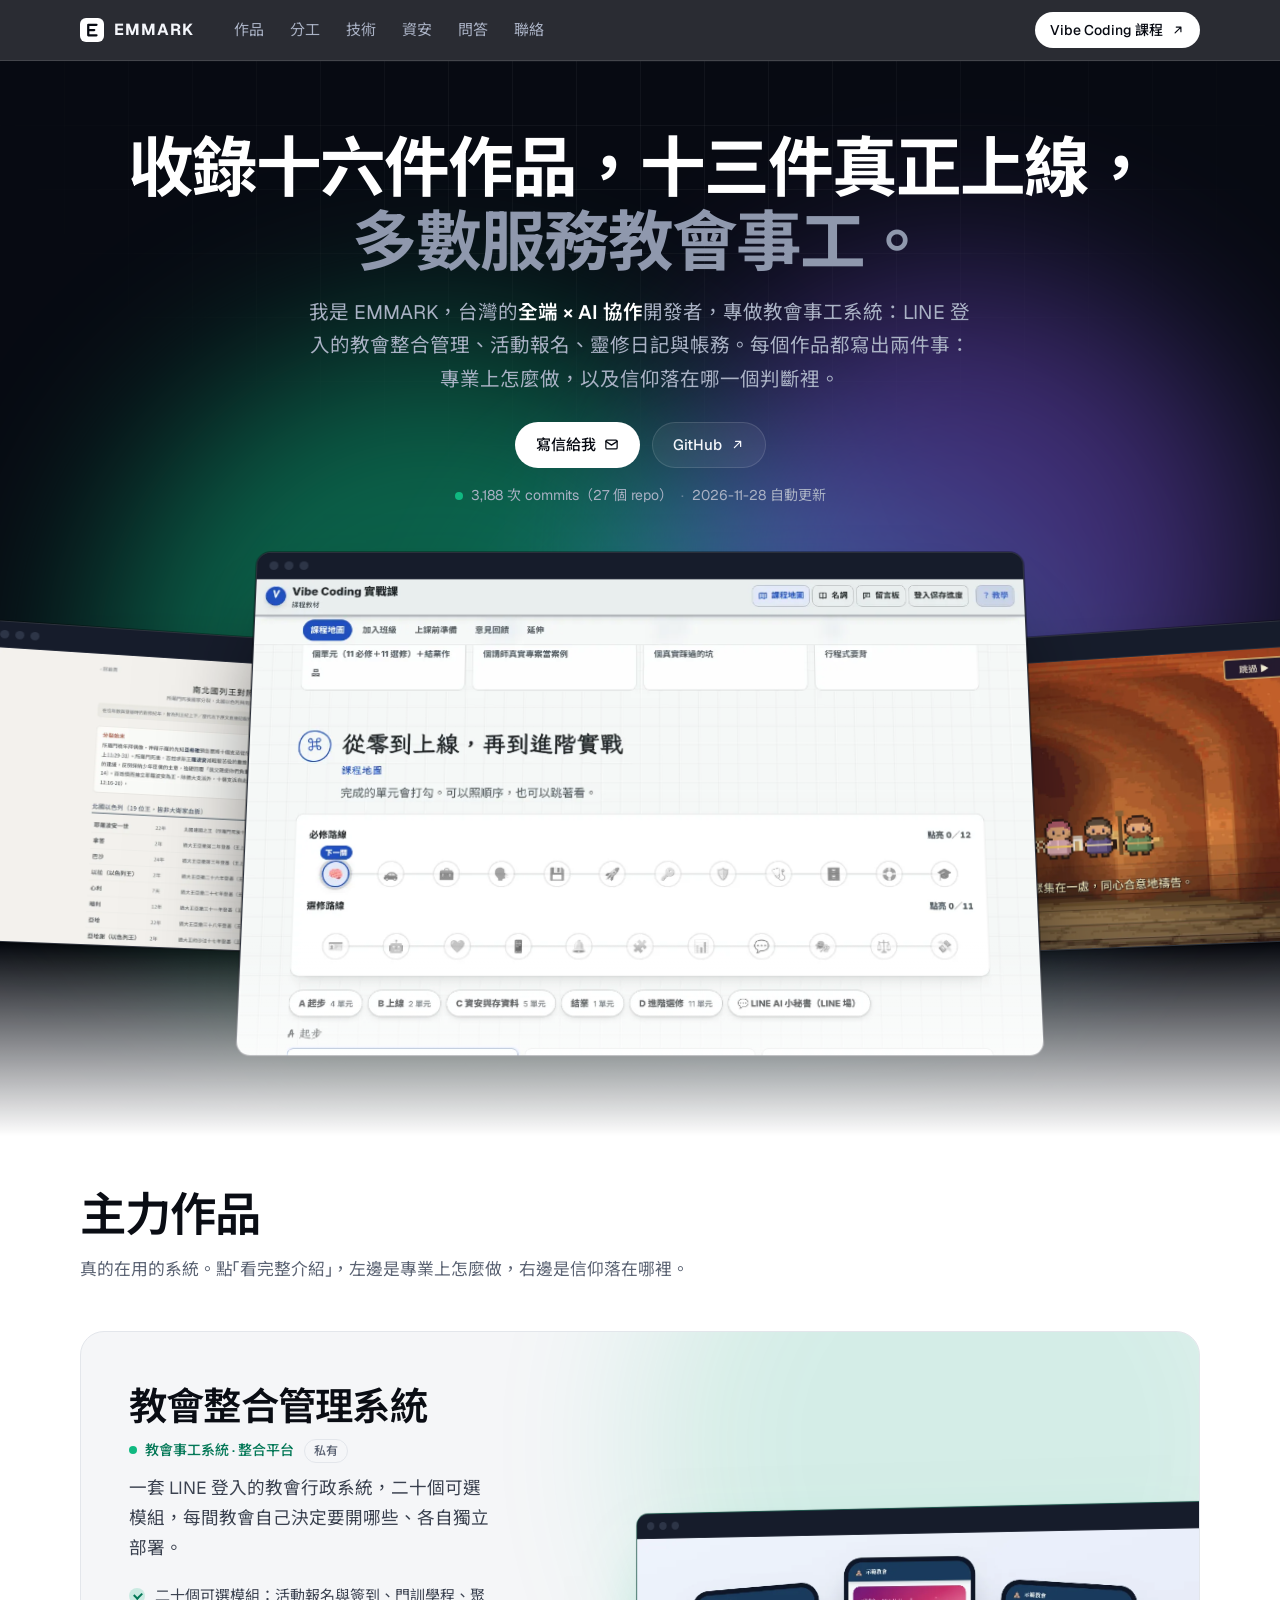
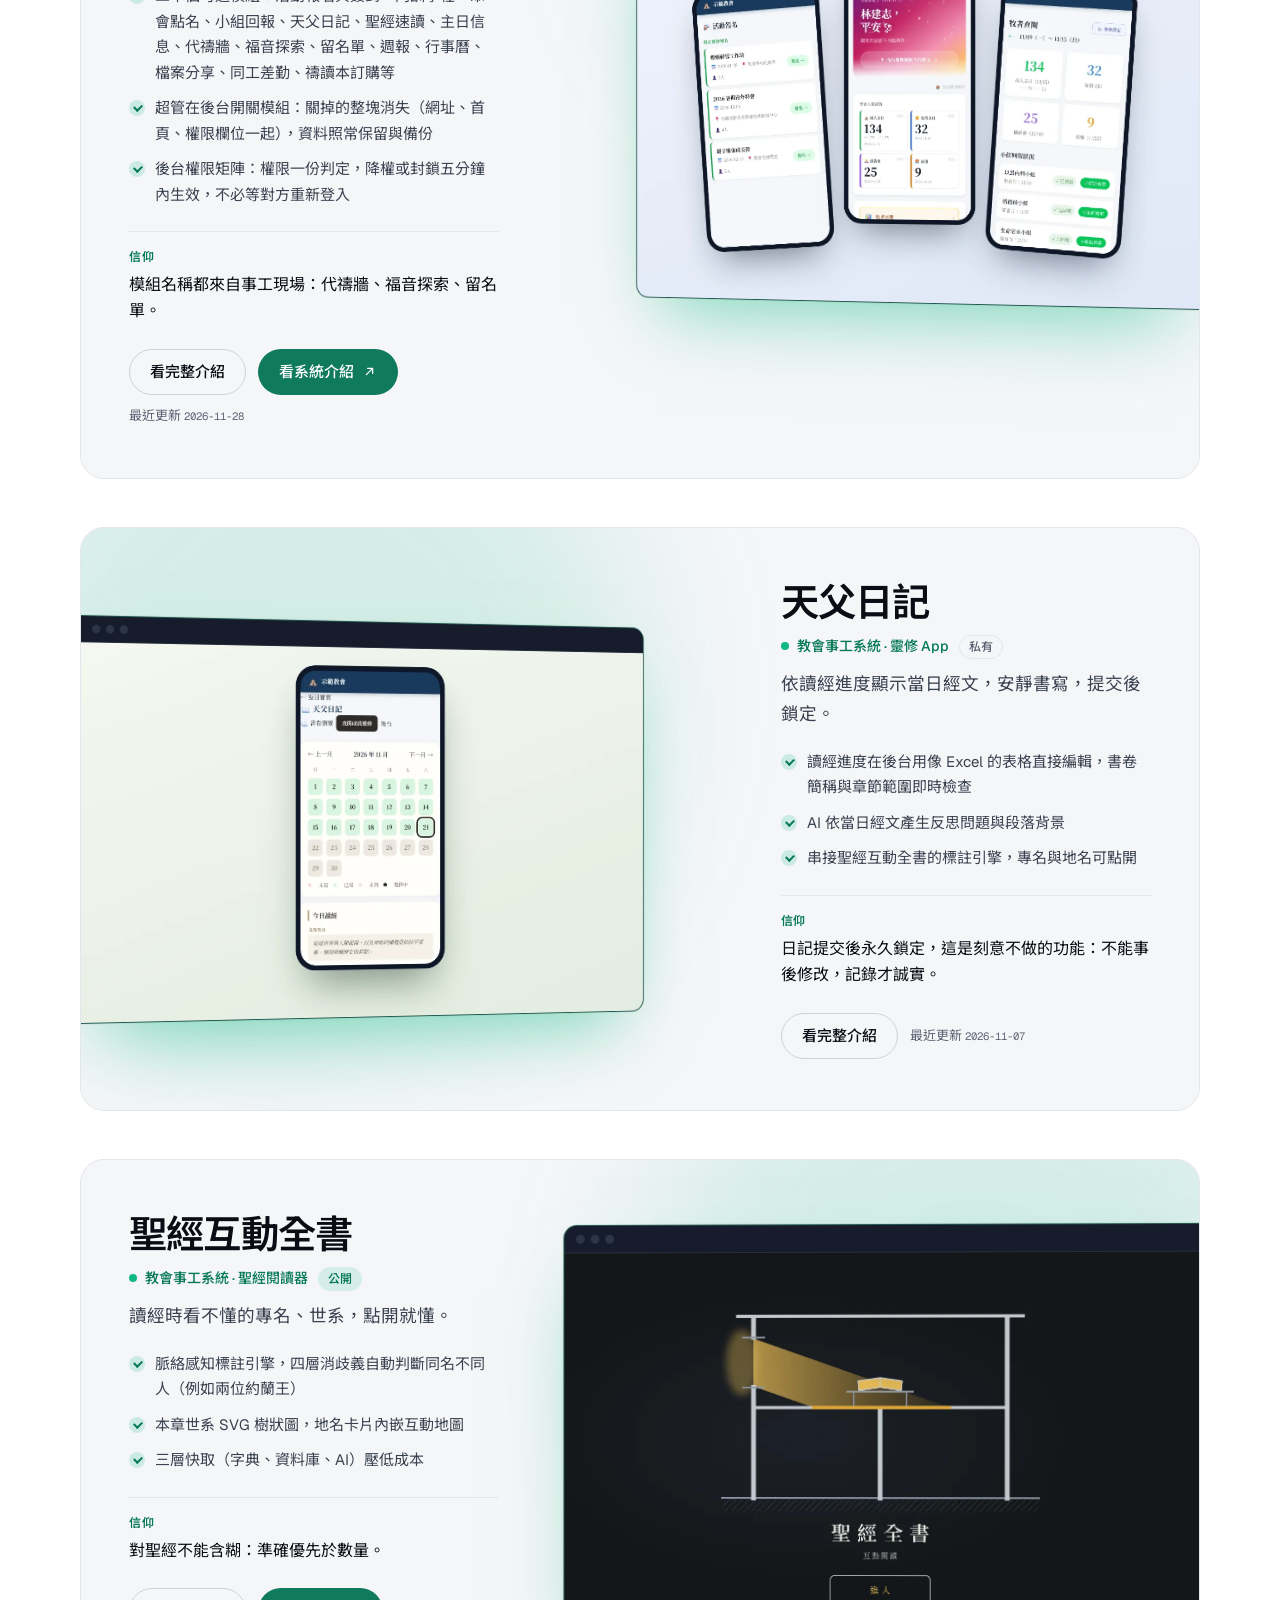
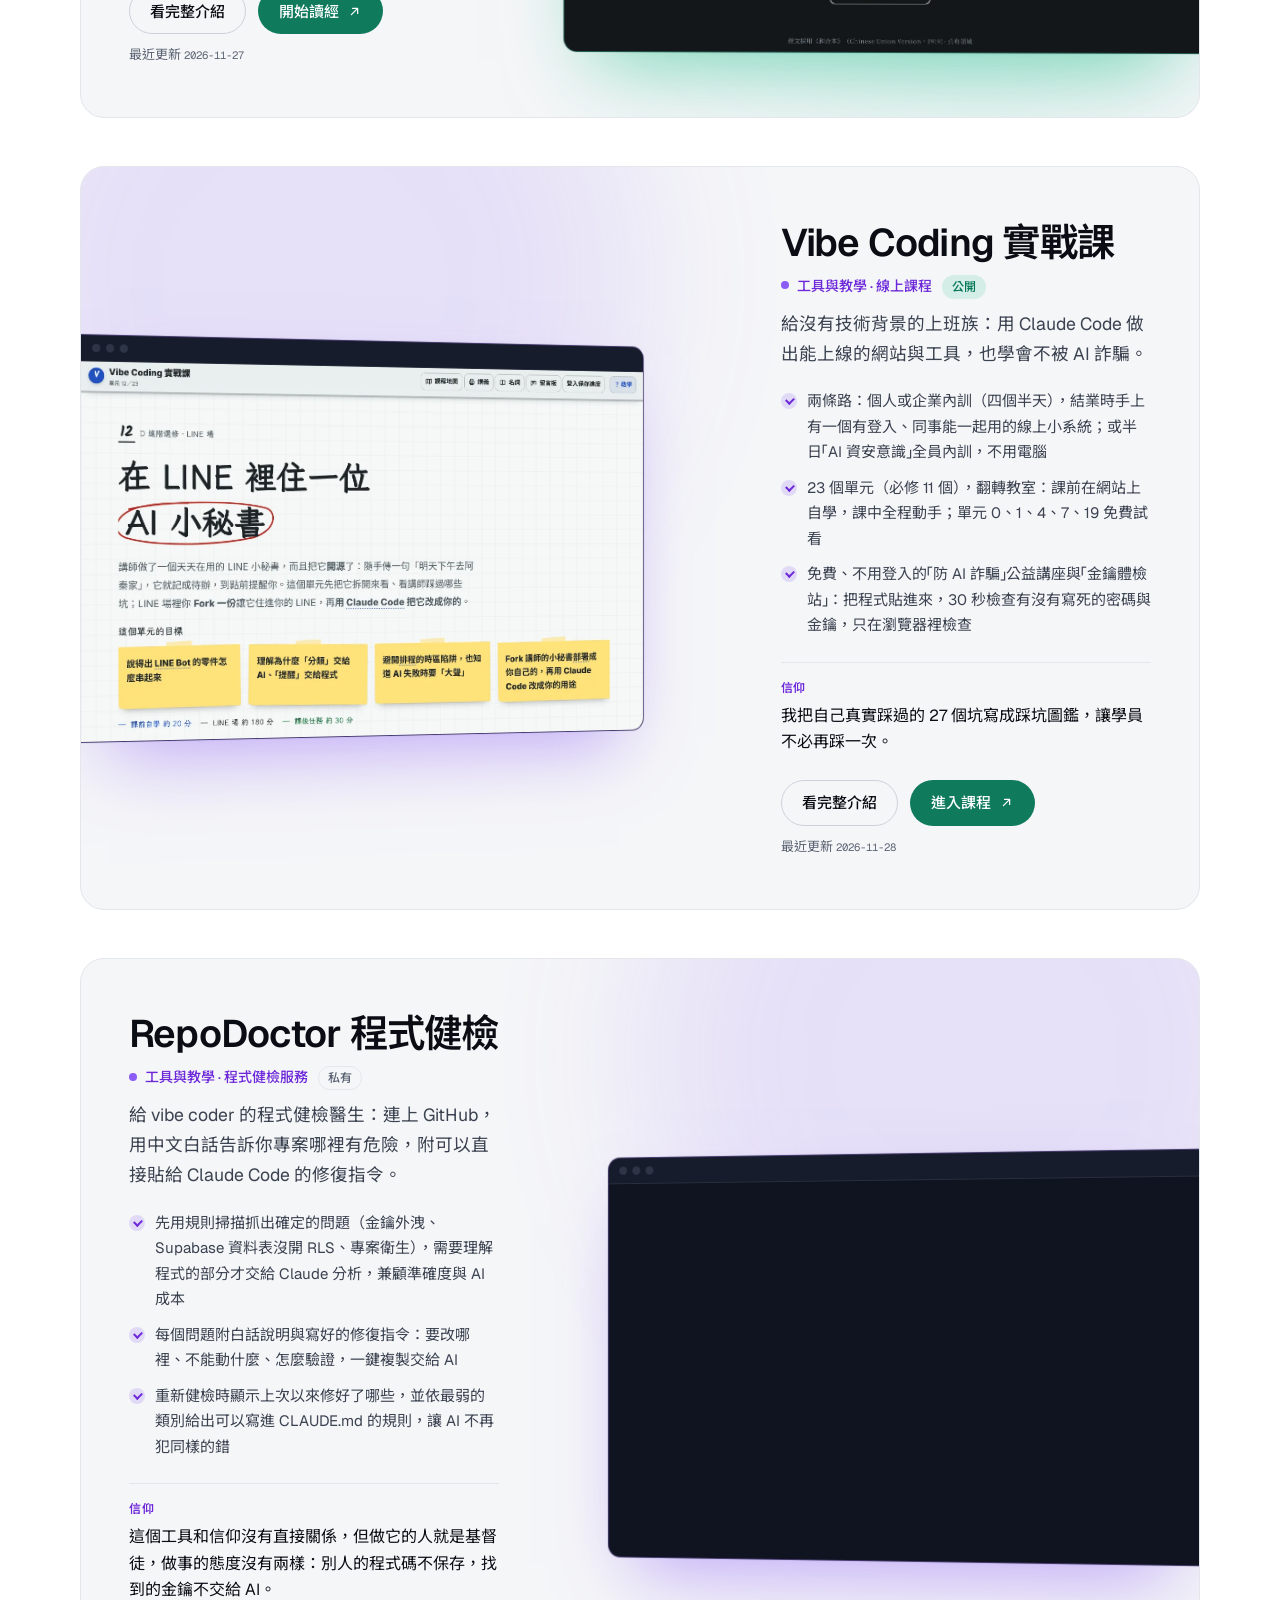
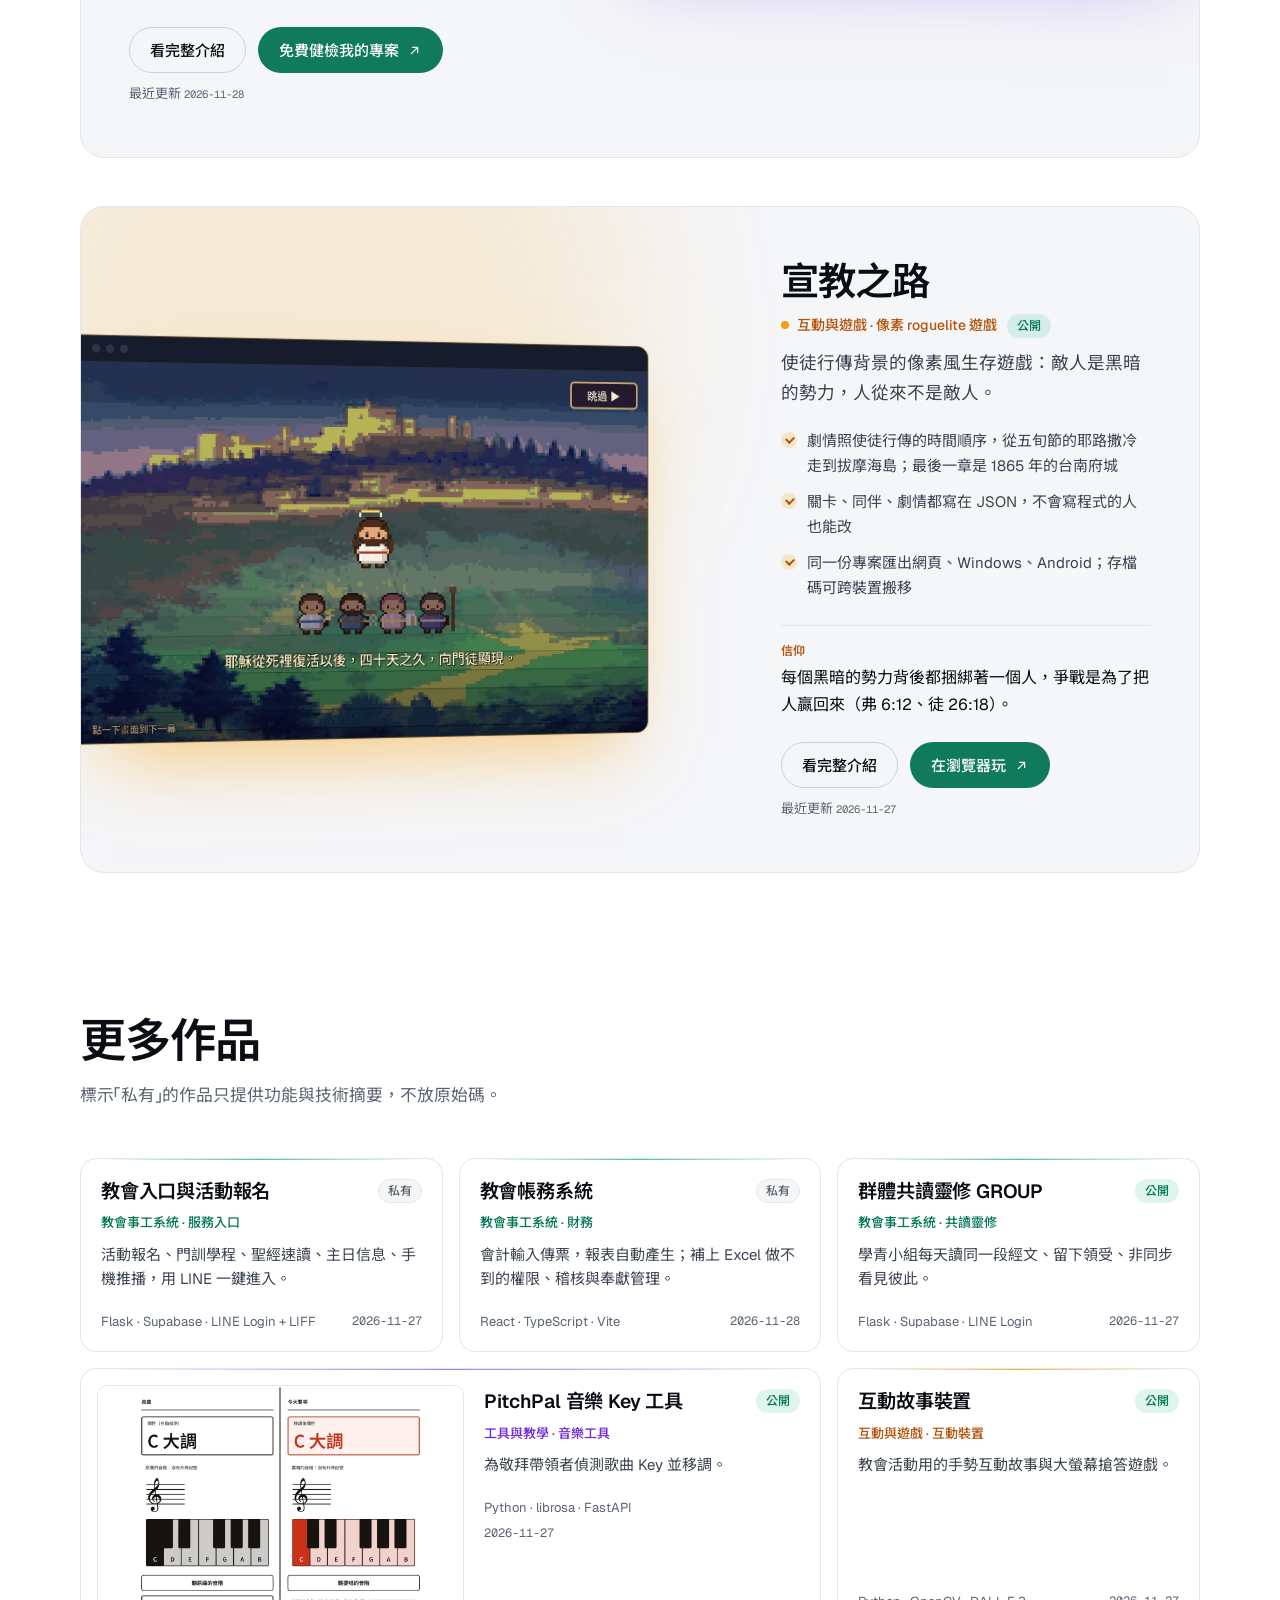
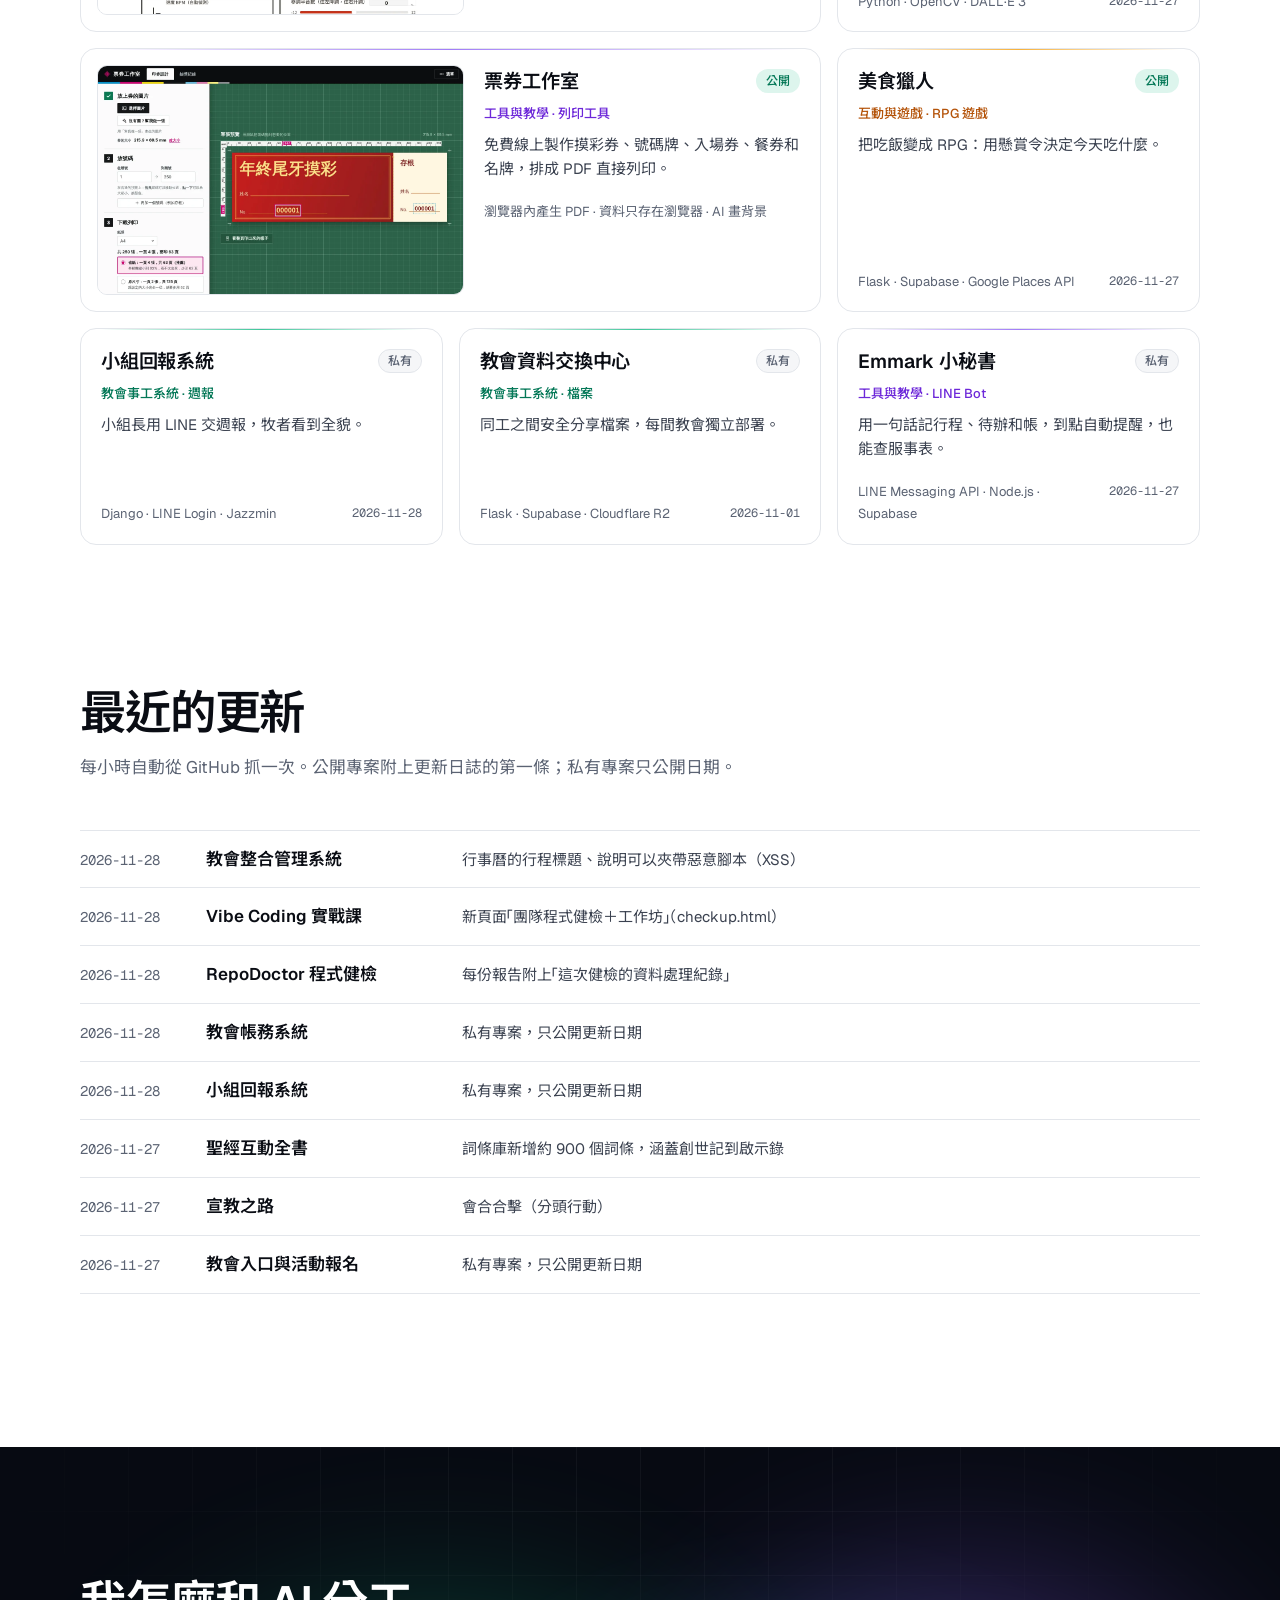
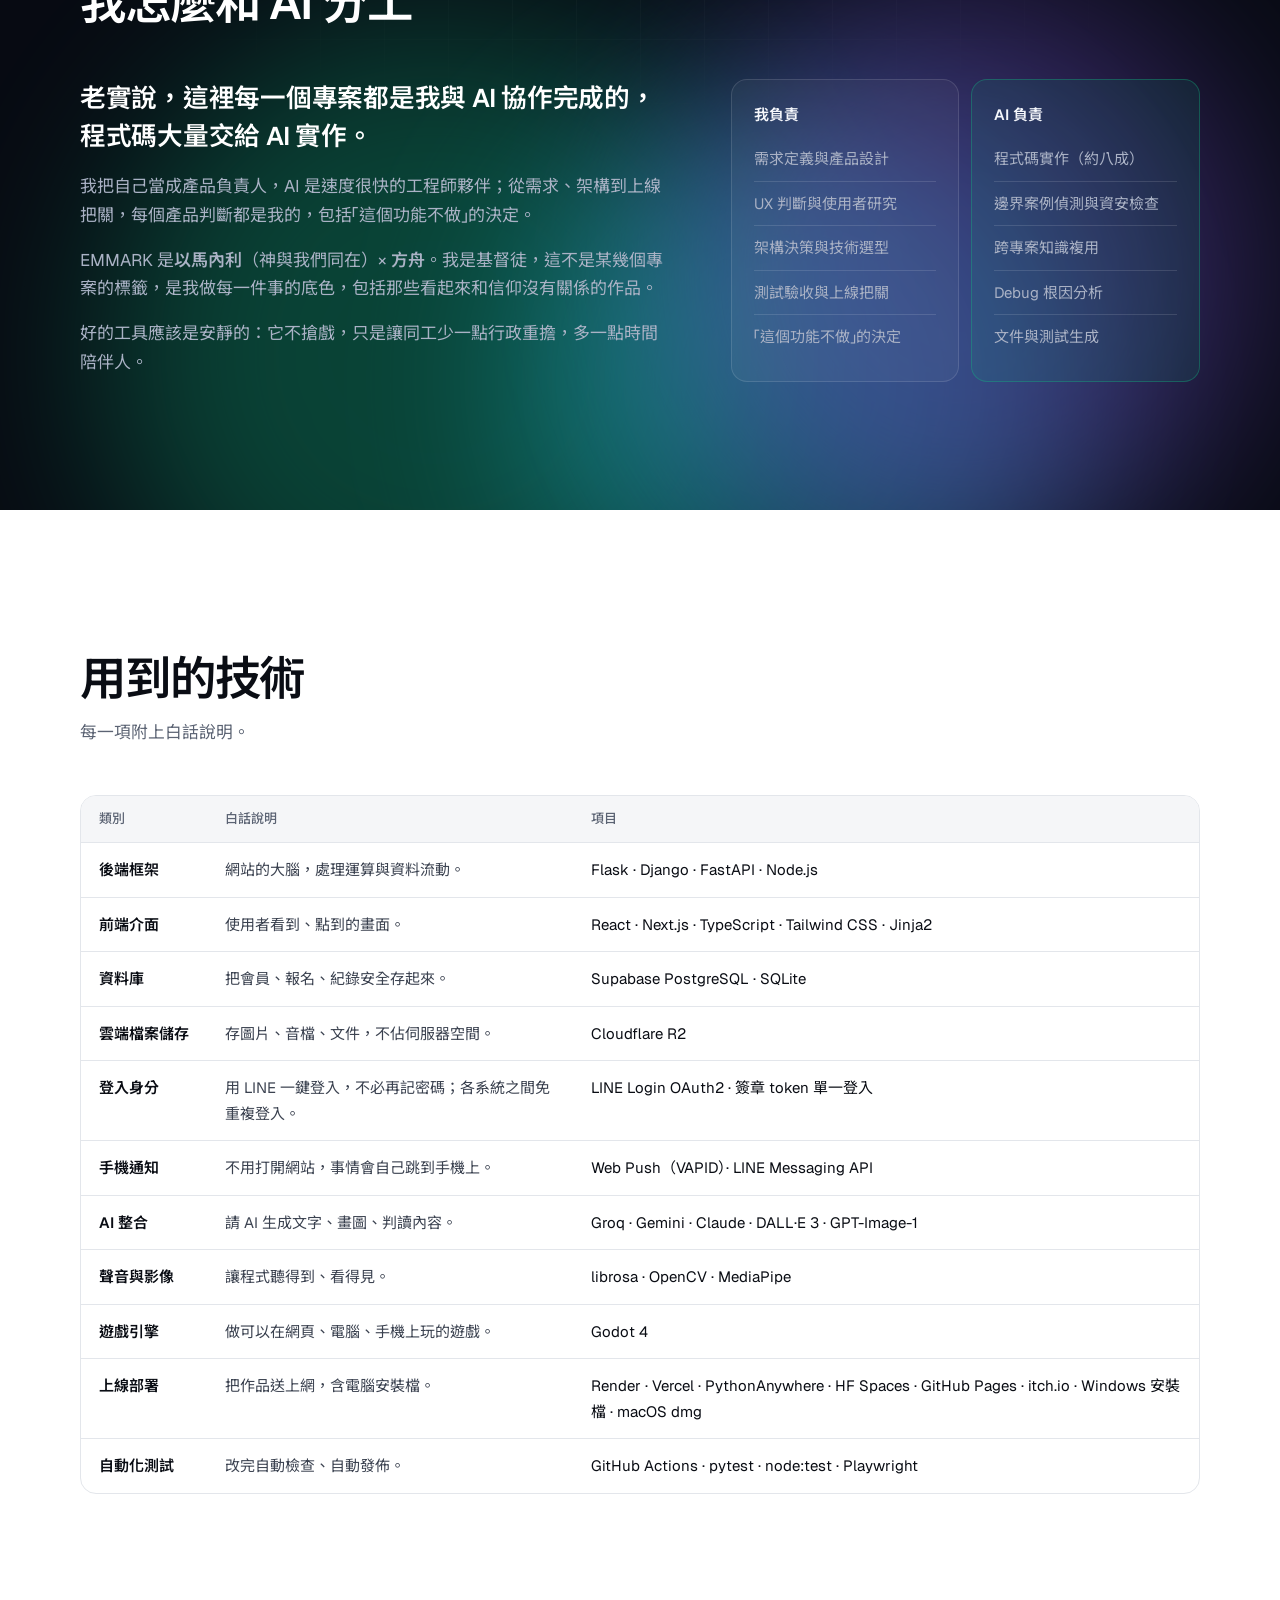
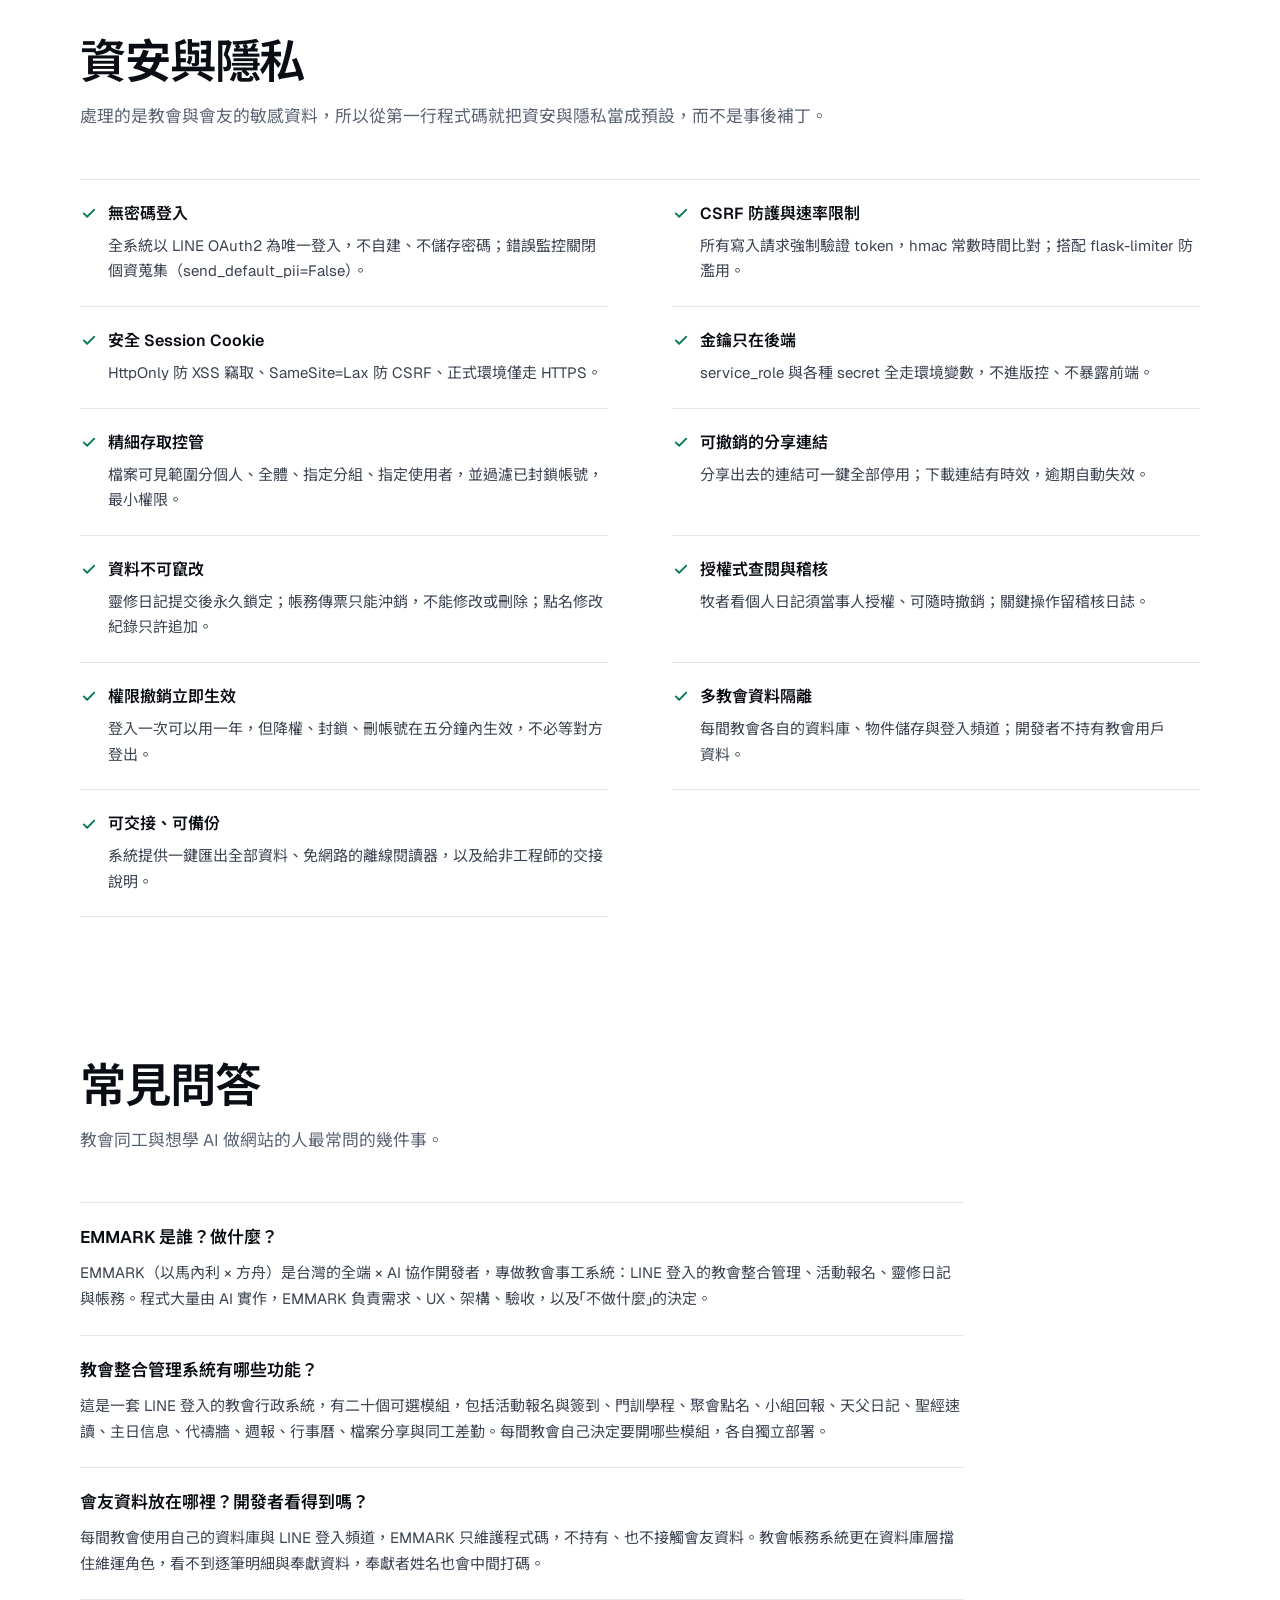
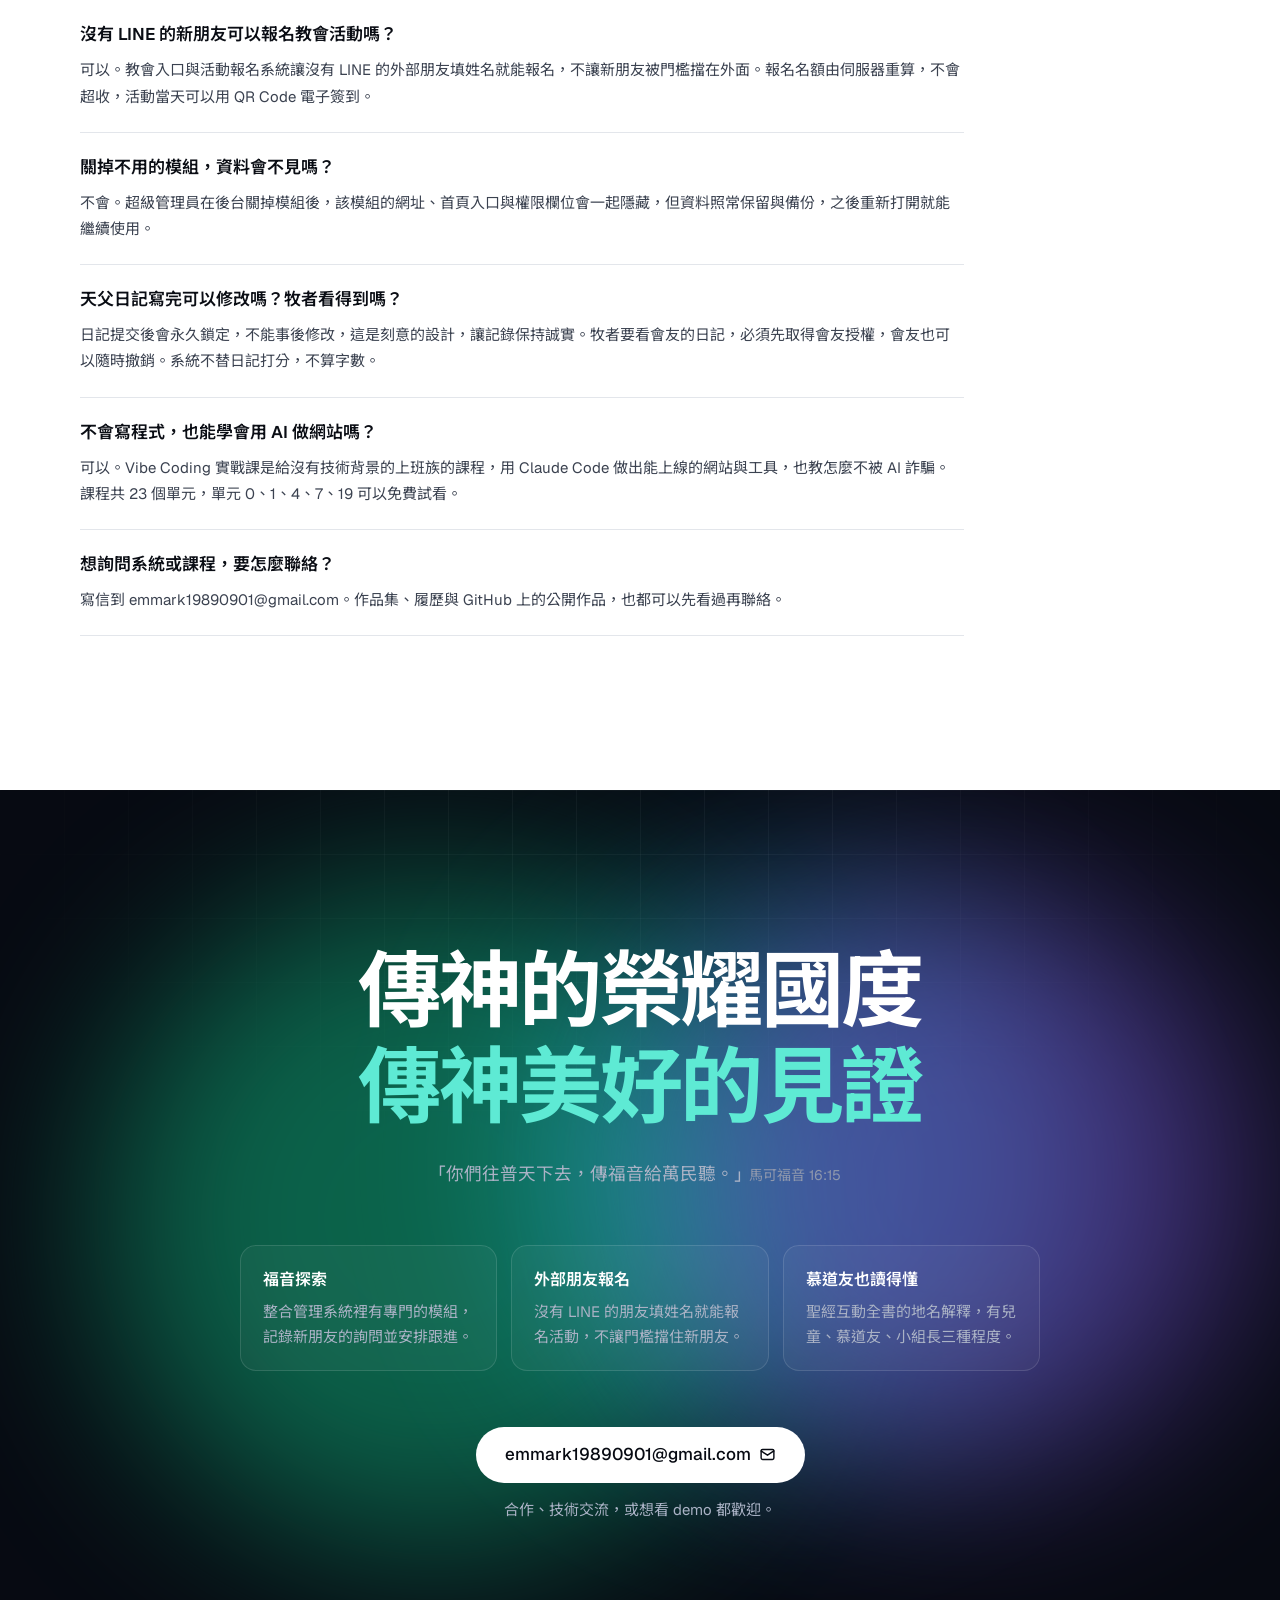
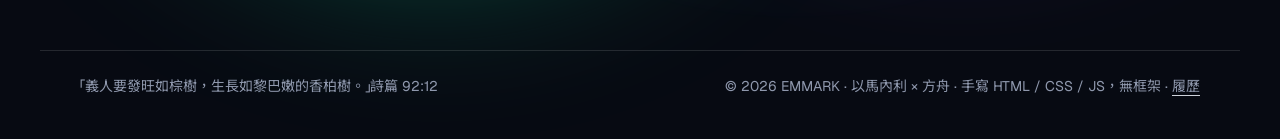
<file: index.html>
<!DOCTYPE html>
<html lang="zh-Hant">
<head>
  <meta charset="utf-8">
  <meta name="google-site-verification" content="hbLMSB_MyL_hDPYBq_sGDttXM3zeaphFHluwIADehAI">
  <title>EMMARK｜教會事工系統 × 全端 AI 協作開發作品集</title>
  <meta name="viewport" content="width=device-width, initial-scale=1">
  <meta name="description" content="EMMARK 作品集：收錄 16 件教會事工系統、工具與遊戲（13 件已上線），看一位全端 × AI 協作開發者如何把信仰落實在專業判斷裡。義人要發旺如棕樹（詩篇 92:12）。">
  <meta name="theme-color" content="#070a12">
  <meta name="color-scheme" content="light dark">
  <link rel="canonical" href="https://windsjp00171-star.github.io/CLAUDE-DESIGN/">
  <link rel="alternate" type="text/markdown" href="llms.txt" title="llms.txt">
  <meta property="og:type" content="website">
  <meta property="og:site_name" content="EMMARK">
  <meta property="og:url" content="https://windsjp00171-star.github.io/CLAUDE-DESIGN/">
  <meta property="og:title" content="EMMARK · 專業 × 信仰落實">
  <meta property="og:description" content="收錄 16 件教會事工系統、工具與遊戲（13 件已上線），看專業判斷裡的信仰如何落實。">
  <meta property="og:image" content="https://windsjp00171-star.github.io/CLAUDE-DESIGN/og-image.png">
  <meta property="og:image:width" content="1200">
  <meta property="og:image:height" content="630">
  <meta property="og:image:alt" content="EMMARK 作品集">
  <meta property="og:locale" content="zh_TW">
  <meta name="twitter:card" content="summary_large_image">
  <meta name="twitter:title" content="EMMARK · 專業 × 信仰落實">
  <meta name="twitter:description" content="收錄 16 件教會事工系統、工具與遊戲（13 件已上線），看專業判斷裡的信仰如何落實。">
  <meta name="twitter:image" content="https://windsjp00171-star.github.io/CLAUDE-DESIGN/og-image.png">
  <link rel="icon" type="image/svg+xml" href="data:image/svg+xml,%3Csvg xmlns='http://www.w3.org/2000/svg' viewBox='0 0 32 32'%3E%3Crect width='32' height='32' rx='8' fill='%230b0d10'/%3E%3Cpath d='M10 9h12M10 16h9M10 23h12M10 9v14' stroke='%2334d399' stroke-width='3' stroke-linecap='round' fill='none'/%3E%3C/svg%3E">
  <link rel="preconnect" href="https://fonts.googleapis.com">
  <link rel="preconnect" href="https://fonts.gstatic.com" crossorigin>
  <link href="https://fonts.googleapis.com/css2?family=Geist:wght@400;500;600;700&family=Geist+Mono:wght@400;500&family=Noto+Sans+TC:wght@400;500;600;700&display=swap" rel="stylesheet">
  <link rel="preload" as="image" href="img/shots/course-map.webp">
  <link rel="stylesheet" href="css/style.css">
  <script type="application/ld+json">
  {
    "@context": "https://schema.org",
    "@type": "ProfilePage",
    "url": "https://windsjp00171-star.github.io/CLAUDE-DESIGN/",
    "inLanguage": "zh-Hant",
    "mainEntity": {
      "@type": "Person",
      "@id": "https://windsjp00171-star.github.io/CLAUDE-DESIGN/#person",
      "name": "EMMARK",
      "alternateName": "以馬內利 × 方舟",
      "description": "全端 × AI 協作開發者，做真實上線、服務教會的系統與工具。程式大量由 AI 實作，本人負責需求、UX、架構與驗收。",
      "url": "https://windsjp00171-star.github.io/CLAUDE-DESIGN/",
      "image": "https://windsjp00171-star.github.io/CLAUDE-DESIGN/avatar.jpg",
      "email": "mailto:emmark19890901@gmail.com",
      "address": {"@type": "PostalAddress", "addressCountry": "TW"},
      "sameAs": ["https://github.com/windsjp00171-star", "https://emmark1989.itch.io/actsurvivors", "https://windsjp00171-star.github.io/vibe-coding-course/", "https://www.linkedin.com/in/%E6%96%B9%E8%88%9F-%E5%90%8C%E8%A1%8C-9291a8419/"],
      "knowsAbout": ["全端開發", "AI 協作開發", "教會事工系統", "Vibe Coding"]
    }
  }
  </script>
  <!-- 由 scripts/update_live.py 從 data/projects.js 產生，別手改 --><!-- projects-ld:start -->
<script type="application/ld+json">
{
 "@context": "https://schema.org",
 "@type": "ItemList",
 "name": "EMMARK 作品集",
 "itemListElement": [
  {
   "@type": "ListItem",
   "position": 1,
   "item": {
    "@type": "CreativeWork",
    "name": "教會整合管理系統",
    "genre": "整合平台",
    "description": "一套 LINE 登入的教會行政系統，二十個可選模組，每間教會自己決定要開哪些、各自獨立部署。",
    "creator": {
     "@id": "https://windsjp00171-star.github.io/CLAUDE-DESIGN/#person"
    },
    "url": "https://github.com/windsjp00171-star/Church-Management-System-demo"
   }
  },
  {
   "@type": "ListItem",
   "position": 2,
   "item": {
    "@type": "CreativeWork",
    "name": "教會入口與活動報名",
    "genre": "服務入口",
    "description": "活動報名、門訓學程、聖經速讀、主日信息、手機推播，用 LINE 一鍵進入。",
    "creator": {
     "@id": "https://windsjp00171-star.github.io/CLAUDE-DESIGN/#person"
    }
   }
  },
  {
   "@type": "ListItem",
   "position": 3,
   "item": {
    "@type": "CreativeWork",
    "name": "天父日記",
    "genre": "靈修 App",
    "description": "依讀經進度顯示當日經文，安靜書寫，提交後鎖定。",
    "creator": {
     "@id": "https://windsjp00171-star.github.io/CLAUDE-DESIGN/#person"
    }
   }
  },
  {
   "@type": "ListItem",
   "position": 4,
   "item": {
    "@type": "CreativeWork",
    "name": "教會帳務系統",
    "genre": "財務",
    "description": "會計輸入傳票，報表自動產生；補上 Excel 做不到的權限、稽核與奉獻管理。",
    "creator": {
     "@id": "https://windsjp00171-star.github.io/CLAUDE-DESIGN/#person"
    }
   }
  },
  {
   "@type": "ListItem",
   "position": 5,
   "item": {
    "@type": "CreativeWork",
    "name": "小組回報系統",
    "genre": "週報",
    "description": "小組長用 LINE 交週報，牧者看到全貌。",
    "creator": {
     "@id": "https://windsjp00171-star.github.io/CLAUDE-DESIGN/#person"
    }
   }
  },
  {
   "@type": "ListItem",
   "position": 6,
   "item": {
    "@type": "CreativeWork",
    "name": "教會資料交換中心",
    "genre": "檔案",
    "description": "同工之間安全分享檔案，每間教會獨立部署。",
    "creator": {
     "@id": "https://windsjp00171-star.github.io/CLAUDE-DESIGN/#person"
    }
   }
  },
  {
   "@type": "ListItem",
   "position": 7,
   "item": {
    "@type": "CreativeWork",
    "name": "聖經互動全書",
    "genre": "聖經閱讀器",
    "description": "讀經時看不懂的專名、世系，點開就懂。",
    "creator": {
     "@id": "https://windsjp00171-star.github.io/CLAUDE-DESIGN/#person"
    }
   }
  },
  {
   "@type": "ListItem",
   "position": 8,
   "item": {
    "@type": "CreativeWork",
    "name": "群體共讀靈修 GROUP",
    "genre": "共讀靈修",
    "description": "學青小組每天讀同一段經文、留下領受、非同步看見彼此。",
    "creator": {
     "@id": "https://windsjp00171-star.github.io/CLAUDE-DESIGN/#person"
    }
   }
  },
  {
   "@type": "ListItem",
   "position": 9,
   "item": {
    "@type": "CreativeWork",
    "name": "Vibe Coding 實戰課",
    "genre": "線上課程",
    "description": "給沒有技術背景的上班族：用 Claude Code 做出能上線的網站與工具，也學會不被 AI 詐騙。",
    "creator": {
     "@id": "https://windsjp00171-star.github.io/CLAUDE-DESIGN/#person"
    }
   }
  },
  {
   "@type": "ListItem",
   "position": 10,
   "item": {
    "@type": "CreativeWork",
    "name": "PitchPal 音樂 Key 工具",
    "genre": "音樂工具",
    "description": "為敬拜帶領者偵測歌曲 Key 並移調。",
    "creator": {
     "@id": "https://windsjp00171-star.github.io/CLAUDE-DESIGN/#person"
    }
   }
  },
  {
   "@type": "ListItem",
   "position": 11,
   "item": {
    "@type": "CreativeWork",
    "name": "票券工作室",
    "genre": "列印工具",
    "description": "免費線上製作摸彩券、號碼牌、入場券、餐券和名牌，排成 PDF 直接列印。",
    "creator": {
     "@id": "https://windsjp00171-star.github.io/CLAUDE-DESIGN/#person"
    }
   }
  },
  {
   "@type": "ListItem",
   "position": 12,
   "item": {
    "@type": "CreativeWork",
    "name": "RepoDoctor 程式健檢",
    "genre": "程式健檢服務",
    "description": "給 vibe coder 的程式健檢醫生：連上 GitHub，用中文白話告訴你專案哪裡有危險，附可以直接貼給 Claude Code 的修復指令。",
    "creator": {
     "@id": "https://windsjp00171-star.github.io/CLAUDE-DESIGN/#person"
    }
   }
  },
  {
   "@type": "ListItem",
   "position": 13,
   "item": {
    "@type": "CreativeWork",
    "name": "Emmark 小秘書",
    "genre": "LINE Bot",
    "description": "用一句話記行程、待辦和帳，到點自動提醒，也能查服事表。",
    "creator": {
     "@id": "https://windsjp00171-star.github.io/CLAUDE-DESIGN/#person"
    }
   }
  },
  {
   "@type": "ListItem",
   "position": 14,
   "item": {
    "@type": "CreativeWork",
    "name": "宣教之路",
    "genre": "像素 roguelite 遊戲",
    "description": "使徒行傳背景的像素風生存遊戲：敵人是黑暗的勢力，人從來不是敵人。",
    "creator": {
     "@id": "https://windsjp00171-star.github.io/CLAUDE-DESIGN/#person"
    },
    "url": "https://emmark1989.itch.io/actsurvivors"
   }
  },
  {
   "@type": "ListItem",
   "position": 15,
   "item": {
    "@type": "CreativeWork",
    "name": "互動故事裝置",
    "genre": "互動裝置",
    "description": "教會活動用的手勢互動故事與大螢幕搶答遊戲。",
    "creator": {
     "@id": "https://windsjp00171-star.github.io/CLAUDE-DESIGN/#person"
    }
   }
  },
  {
   "@type": "ListItem",
   "position": 16,
   "item": {
    "@type": "CreativeWork",
    "name": "美食獵人",
    "genre": "RPG 遊戲",
    "description": "把吃飯變成 RPG：用懸賞令決定今天吃什麼。",
    "creator": {
     "@id": "https://windsjp00171-star.github.io/CLAUDE-DESIGN/#person"
    }
   }
  }
 ]
}
</script>
<!-- projects-ld:end -->
  <!-- 由 scripts/update_live.py 從 data/faq.json 產生，別手改 --><!-- faq-ld:start -->
<script type="application/ld+json">
{
 "@context": "https://schema.org",
 "@type": "FAQPage",
 "mainEntity": [
  {
   "@type": "Question",
   "name": "EMMARK 是誰？做什麼？",
   "acceptedAnswer": {
    "@type": "Answer",
    "text": "EMMARK（以馬內利 × 方舟）是台灣的全端 × AI 協作開發者，專做教會事工系統：LINE 登入的教會整合管理、活動報名、靈修日記與帳務。程式大量由 AI 實作，EMMARK 負責需求、UX、架構、驗收，以及「不做什麼」的決定。"
   }
  },
  {
   "@type": "Question",
   "name": "教會整合管理系統有哪些功能？",
   "acceptedAnswer": {
    "@type": "Answer",
    "text": "這是一套 LINE 登入的教會行政系統，有二十個可選模組，包括活動報名與簽到、門訓學程、聚會點名、小組回報、天父日記、聖經速讀、主日信息、代禱牆、週報、行事曆、檔案分享與同工差勤。每間教會自己決定要開哪些模組，各自獨立部署。"
   }
  },
  {
   "@type": "Question",
   "name": "會友資料放在哪裡？開發者看得到嗎？",
   "acceptedAnswer": {
    "@type": "Answer",
    "text": "每間教會使用自己的資料庫與 LINE 登入頻道，EMMARK 只維護程式碼，不持有、也不接觸會友資料。教會帳務系統更在資料庫層擋住維運角色，看不到逐筆明細與奉獻資料，奉獻者姓名也會中間打碼。"
   }
  },
  {
   "@type": "Question",
   "name": "沒有 LINE 的新朋友可以報名教會活動嗎？",
   "acceptedAnswer": {
    "@type": "Answer",
    "text": "可以。教會入口與活動報名系統讓沒有 LINE 的外部朋友填姓名就能報名，不讓新朋友被門檻擋在外面。報名名額由伺服器重算，不會超收，活動當天可以用 QR Code 電子簽到。"
   }
  },
  {
   "@type": "Question",
   "name": "關掉不用的模組，資料會不見嗎？",
   "acceptedAnswer": {
    "@type": "Answer",
    "text": "不會。超級管理員在後台關掉模組後，該模組的網址、首頁入口與權限欄位會一起隱藏，但資料照常保留與備份，之後重新打開就能繼續使用。"
   }
  },
  {
   "@type": "Question",
   "name": "天父日記寫完可以修改嗎？牧者看得到嗎？",
   "acceptedAnswer": {
    "@type": "Answer",
    "text": "日記提交後會永久鎖定，不能事後修改，這是刻意的設計，讓記錄保持誠實。牧者要看會友的日記，必須先取得會友授權，會友也可以隨時撤銷。系統不替日記打分，不算字數。"
   }
  },
  {
   "@type": "Question",
   "name": "不會寫程式，也能學會用 AI 做網站嗎？",
   "acceptedAnswer": {
    "@type": "Answer",
    "text": "可以。Vibe Coding 實戰課是給沒有技術背景的上班族的課程，用 Claude Code 做出能上線的網站與工具，也教怎麼不被 AI 詐騙。課程共 23 個單元，單元 0、1、4、7、19 可以免費試看。"
   }
  },
  {
   "@type": "Question",
   "name": "想詢問系統或課程，要怎麼聯絡？",
   "acceptedAnswer": {
    "@type": "Answer",
    "text": "寫信到 emmark19890901@gmail.com。作品集、履歷與 GitHub 上的公開作品，也都可以先看過再聯絡。"
   }
  }
 ]
}
</script>
<!-- faq-ld:end -->
</head>
<body id="top">
  <a class="skip" href="#featured">跳到作品</a>
  <header class="bar">
    <div class="wrap bar-in">
      <a class="wordmark" href="#top" aria-label="EMMARK 回到頁首"><svg class="mark" viewBox="0 0 32 32" aria-hidden="true"><rect width="32" height="32" rx="8"/><path d="M11 9h11M11 16h8M11 23h11M11 9v14"/></svg>EMMARK</a>
      <nav aria-label="頁面導覽">
        <a href="#featured">作品</a>
        <a href="#how">分工</a>
        <a href="#stack">技術</a>
        <a href="#security">資安</a>
        <a href="#faq">問答</a>
        <a href="#contact">聯絡</a>
      </nav>
      <a class="btn btn-sm btn-light" href="https://windsjp00171-star.github.io/vibe-coding-course/" target="_blank" rel="noopener">Vibe Coding 課程<svg class="ico" viewBox="0 0 24 24" aria-hidden="true"><path d="M7 17L17 7M9 7h8v8"/></svg></a>
    </div>
  </header>

  <main>
    <section class="stage hero" aria-labelledby="intro-h">
      <div class="aurora" aria-hidden="true"><i></i><i></i><i></i></div>
      <div class="wrap hero-copy">
        <h1 id="intro-h"><span class="nb">收錄<span data-count>十六</span>件作品，</span><span class="nb">十三件真正上線，</span><br class="br-wide"><span class="nb dim">多數服務教會事工。</span></h1>
        <p class="lede">我是 EMMARK，台灣的<strong>全端 × AI 協作</strong>開發者，專做教會事工系統：LINE 登入的教會整合管理、活動報名、靈修日記與帳務。每個作品都寫出兩件事：專業上怎麼做，以及信仰落在哪一個判斷裡。</p>
        <div class="intro-actions">
          <a class="btn btn-light" href="mailto:emmark19890901@gmail.com">寫信給我<svg class="ico" viewBox="0 0 24 24" aria-hidden="true"><rect x="3" y="5" width="18" height="14" rx="2"/><path d="M3 7l9 6 9-6"/></svg></a>
          <a class="btn btn-glass" href="https://github.com/windsjp00171-star" target="_blank" rel="noopener">GitHub<svg class="ico" viewBox="0 0 24 24" aria-hidden="true"><path d="M7 17L17 7M9 7h8v8"/></svg></a>
        </div>
        <p class="pulse"><span class="dot" aria-hidden="true"></span><span id="rev-commits">近 2,000 次 commits</span><span class="sep" aria-hidden="true">·</span><span id="rev-date">2026-11 更新</span></p>
      </div>
      <div class="screens" id="screens" aria-hidden="true">
        <div class="screens-in">
          <figure class="frame f-left"><div class="frame-bar"><i></i><i></i><i></i></div><img src="img/shots/bible-kings.webp" alt="" width="1280" height="800"></figure>
          <figure class="frame f-right"><div class="frame-bar"><i></i><i></i><i></i></div><img src="img/shots/acts-pentecost.webp" alt="" width="1280" height="800"></figure>
          <figure class="frame f-center"><div class="frame-bar"><i></i><i></i><i></i></div><img src="img/shots/course-map.webp" alt="" width="1280" height="800" fetchpriority="high"></figure>
        </div>
      </div>
    </section>

    <section id="featured" class="wrap" aria-labelledby="featured-h">
      <div class="sec-head">
        <h2 id="featured-h">主力作品</h2>
        <p class="muted">真的在用的系統。點「看完整介紹」，左邊是專業上怎麼做，右邊是信仰落在哪裡。</p>
      </div>
      <noscript><!-- 由 scripts/update_live.py 從 data/projects.js 產生，別手改 --><!-- static-projects:start -->
<p class="muted">此頁的互動作品清單需要 JavaScript，以下是純文字版。</p>
<h3>教會事工系統</h3>
<article id="static-church-ms"><h4>教會整合管理系統（整合平台）</h4><p>一套 LINE 登入的教會行政系統，二十個可選模組，每間教會自己決定要開哪些、各自獨立部署。</p>
<p>專業做法：二十個可選模組：活動報名與簽到、門訓學程、聚會點名、小組回報、天父日記、聖經速讀、主日信息、代禱牆、福音探索、留名單、週報、行事曆、檔案分享、同工差勤、禱讀本訂購等；超管在後台開關模組：關掉的整塊消失（網址、首頁、權限欄位一起），資料照常保留與備份；後台權限矩陣：權限一份判定，降權或封鎖五分鐘內生效，不必等對方重新登入；聚會點名的修改紀錄只許追加；場次鎖定後的修改必須附原因；新教會部署精靈與給非技術同工的交接文件</p>
<p>信仰上的取捨：模組名稱都來自事工現場：代禱牆、福音探索、留名單。每間教會用自己的資料庫與登入頻道，我只維護程式碼，不接觸會友資料；要開哪些事工，由教會自己決定。</p>
<p><a href="https://github.com/windsjp00171-star/Church-Management-System-demo">看公開 Demo 原始碼</a></p>
</article>
<article id="static-event-portal"><h4>教會入口與活動報名（服務入口）</h4><p>活動報名、門訓學程、聖經速讀、主日信息、手機推播，用 LINE 一鍵進入。</p>
<p>專業做法：活動自訂報名欄位與跳題，依生日自動判定身分別與監護人欄位；伺服器重算，名額不超收；QR Code 電子簽到、門訓學程堂次與出席、結業證書；365 天聖經速讀與每日推播；主日信息自動從 YouTube 播放清單按週整理；手機推播（Web Push，免費、不經第三方帳號），每一則同時留在站內通知；小舟 AI 助手照使用手冊回答，只帶路、不代為送出任何資料；從入口點到天父日記、小組回報、資料交換中心，不必再登入一次</p>
<p>信仰上的取捨：沒有 LINE 的外部朋友填姓名就能報名，不讓新朋友被門檻擋在外面。系統不主動催繳費用、讀經不顯示「落後幾天」：紙本不會罵人，系統也不該。授權條款寫明教會有永久、無償、不可撤銷的使用權。</p>
</article>
<article id="static-tianfu-diary"><h4>天父日記（靈修 App）</h4><p>依讀經進度顯示當日經文，安靜書寫，提交後鎖定。</p>
<p>專業做法：讀經進度在後台用像 Excel 的表格直接編輯，書卷簡稱與章節範圍即時檢查；AI 依當日經文產生反思問題與段落背景；串接聖經互動全書的標註引擎，專名與地名可點開；牧者總覽頁一次看所有授權組員的當日日記與當月完成狀況；後台一鍵匯出全部資料，壓縮檔內附免網路的離線閱讀器與給非工程師的交接說明</p>
<p>信仰上的取捨：日記提交後永久鎖定，這是刻意不做的功能：不能事後修改，記錄才誠實。牧者要看，必須會友授權，且可隨時撤銷。系統不替日記打分：不算字數、不標「太短」，由牧者自己讀。</p>
</article>
<article id="static-finance"><h4>教會帳務系統（財務）</h4><p>會計輸入傳票，報表自動產生；補上 Excel 做不到的權限、稽核與奉獻管理。</p>
<p>專業做法：轉帳傳票借貸相等才能送出；更正一律用沖銷，原傳票永不修改或刪除；科目 × 十二個月報表，金額可下鑽逐筆明細；預算編列、報稅科目彙總；法人大會的收支決算表一鍵產出；代轉奉獻另行登記；模組 × 角色的權限矩陣，不可竄改的稽核日記與登入日誌；資產盤點：財產清冊與 QR 貼紙掃碼</p>
<p>信仰上的取捨：管錢的系統先防「開發者自己」：維運角色在資料庫層就看不到逐筆明細與奉獻資料，連自我授權都擋。奉獻者姓名中間打碼（王O明）。</p>
</article>
<article id="static-cell-reporter"><h4>小組回報系統（週報）</h4><p>小組長用 LINE 交週報，牧者看到全貌。</p>
<p>專業做法：小組長、同工、牧者三種視角各自的介面；填錯隨時重填，系統只保留最新一次；空白不會被當成 0：沒填就提醒，不默默存成「沒有人來」；週報可存成圖片；聚焦式教學導覽有防呆與閒置自動關閉</p>
<p>信仰上的取捨：目的只有一個：讓小組長少花時間在行政，多留給組員。</p>
</article>
<article id="static-data-hub"><h4>教會資料交換中心（檔案）</h4><p>同工之間安全分享檔案，每間教會獨立部署。</p>
<p>專業做法：可見範圍：只有我、所有同工、指定分組、指定使用者、指定角色；分享連結可一鍵全部停用；整個資料夾可產生公開的教材連結；批次上傳與手機拍照上傳；曾診斷並修復免費主機的記憶體不足問題</p>
<p>信仰上的取捨：開發者只維護程式碼，不持有、不接觸教會的檔案與會友資料。</p>
</article>
<article id="static-bible-book"><h4>聖經互動全書（聖經閱讀器）</h4><p>讀經時看不懂的專名、世系，點開就懂。</p>
<p>專業做法：脈絡感知標註引擎，四層消歧義自動判斷同名不同人（例如兩位約蘭王）；本章世系 SVG 樹狀圖，地名卡片內嵌互動地圖；三層快取（字典、資料庫、AI）壓低成本；改動前後跑全本標註回歸檢查，只列出真正消失的標註</p>
<p>信仰上的取捨：對聖經不能含糊：準確優先於數量。三千三百多個詞條都對著經文原字核對；位置不詳、關係不確定的，寧可不標，不亂猜。</p>
</article>
<article id="static-group"><h4>群體共讀靈修 GROUP（共讀靈修）</h4><p>學青小組每天讀同一段經文、留下領受、非同步看見彼此。</p>
<p>專業做法：四十二個 pytest 強制跑在記憶體示範模式，絕不碰正式資料庫；session 偽造保險與 CSV 公式注入防護，加上 CI；金句圖卡由前端 canvas 生成，一鍵分享</p>
<p>信仰上的取捨：聖經的字句不能被動：我親手移除了讓輔導自由打經文的功能，經文一律從和合本帶出。禁言只擋文字、不擋貼圖；輔導可安靜移除不當內容，不公審。</p>
</article>
<h3>工具與教學</h3>
<article id="static-course"><h4>Vibe Coding 實戰課（線上課程）</h4><p>給沒有技術背景的上班族：用 Claude Code 做出能上線的網站與工具，也學會不被 AI 詐騙。</p>
<p>專業做法：兩條路：個人或企業內訓（四個半天），結業時手上有一個有登入、同事能一起用的線上小系統；或半日「AI 資安意識」全員內訓，不用電腦；23 個單元（必修 11 個），翻轉教室：課前在網站上自學，課中全程動手；單元 0、1、4、7、19 免費試看；免費、不用登入的「防 AI 詐騙」公益講座與「金鑰體檢站」：把程式貼進來，30 秒檢查有沒有寫死的密碼與金鑰，只在瀏覽器裡檢查；每單元有互動練習：Git 存檔點模擬器、個資遮罩、程式碼體檢；學員、講師雙模式與投影模式，一鍵印出紙本學習單；Google 登入、班級加入碼、講師後台看全班進度；網頁是教材唯一來源，簡報與 Kahoot 題庫由程式自動產生；講師內容放在另一個私有 repo，不進公開站</p>
<p>信仰上的取捨：我把自己真實踩過的 27 個坑寫成踩坑圖鑑，讓學員不必再踩一次。</p>
</article>
<article id="static-pitchpal"><h4>PitchPal 音樂 Key 工具（音樂工具）</h4><p>為敬拜帶領者偵測歌曲 Key 並移調。</p>
<p>專業做法：Krumhansl–Schmuckler 音調輪廓法偵測 Key；正負十二個半音滑桿移調、簡譜轉錄（旋律度數加和弦名稱）；六種音色試音，草稿存在瀏覽器</p>
<p>信仰上的取捨：為敬拜團隊而做，公開免費使用。</p>
</article>
<article id="static-ticket-studio"><h4>票券工作室（列印工具）</h4><p>免費線上製作摸彩券、號碼牌、入場券、餐券和名牌，排成 PDF 直接列印。</p>
<p>專業做法：放上圖片、填好號碼範圍，自動連號並排成 A4、A3、B4 或 Letter 的 PDF；「裁好疊起來就連號」排法：整疊一起裁、依序疊好就是連號，不必一張張整理；省紙模式算好縮放與頁數，例如 250 張從 125 頁降到 63 頁；沒有圖也能用內建風格或 AI 畫背景當場做一張券，可加存根與姓名欄；活動當天用「抽獎紀錄」登記抽出的號碼並投影</p>
<p>信仰上的取捨：這個工具和信仰沒有直接關係，但做它的人就是基督徒，做事的態度沒有兩樣：免費、不用註冊，圖片和資料只留在使用者自己的瀏覽器。</p>
</article>
<article id="static-repodoctor"><h4>RepoDoctor 程式健檢（程式健檢服務）</h4><p>給 vibe coder 的程式健檢醫生：連上 GitHub，用中文白話告訴你專案哪裡有危險，附可以直接貼給 Claude Code 的修復指令。</p>
<p>專業做法：先用規則掃描抓出確定的問題（金鑰外洩、Supabase 資料表沒開 RLS、專案衛生），需要理解程式的部分才交給 Claude 分析，兼顧準確度與 AI 成本；每個問題附白話說明與寫好的修復指令：要改哪裡、不能動什麼、怎麼驗證，一鍵複製交給 AI；重新健檢時顯示上次以來修好了哪些，並依最弱的類別給出可以寫進 CLAUDE.md 的規則，讓 AI 不再犯同樣的錯；GitHub App 只申請唯讀權限、只看勾選的專案；程式碼健檢完立刻刪除；金鑰只留前 4 碼，送給 AI 前先遮罩、送出前再檢查一次；每張資料表都開 Row Level Security，並用測試驗證越權存取會被擋下；使用者可以一鍵刪除自己的所有資料；用自己的 16 個實際專案驗證健檢準確度；從按下按鈕到出報告約 1 分鐘，開啟 AI 分析時每次約台幣 1–7 元</p>
<p>信仰上的取捨：這個工具和信仰沒有直接關係，但做它的人就是基督徒，做事的態度沒有兩樣：別人的程式碼不保存，找到的金鑰不交給 AI。</p>
</article>
<article id="static-secretary"><h4>Emmark 小秘書（LINE Bot）</h4><p>用一句話記行程、待辦和帳，到點自動提醒，也能查服事表。</p>
<p>專業做法：自然語言記錄行程與待辦，到點主動推播；每天早上一份簡報；服事表 PDF 自動排班，查詢敬拜團哪一週誰服事；「午餐 150」這類句子直接記成一筆帳，不必等 AI；Vercel Serverless 部署與管理 Dashboard</p>
<p>信仰上的取捨：把瑣碎的提醒交給系統，人留給服事本身。</p>
</article>
<h3>互動與遊戲</h3>
<article id="static-acts-survivors"><h4>宣教之路（像素 roguelite 遊戲）</h4><p>使徒行傳背景的像素風生存遊戲：敵人是黑暗的勢力，人從來不是敵人。</p>
<p>專業做法：劇情照使徒行傳的時間順序，從五旬節的耶路撒冷走到拔摩海島；最後一章是 1865 年的台南府城；關卡、同伴、劇情都寫在 JSON，不會寫程式的人也能改；同一份專案匯出網頁、Windows、Android；存檔碼可跨裝置搬移；通過劇情後開放自由模式：選主角、組隊、組流派，挑戰信心等級與無盡模式</p>
<p>信仰上的取捨：每個黑暗的勢力背後都捆綁著一個人，爭戰是為了把人贏回來（弗 6:12、徒 26:18）。心願是讓人喜歡上遊戲的同時，也有機會認識這份信仰。</p>
<p><a href="https://emmark1989.itch.io/actsurvivors">itch.io 介紹與下載</a></p>
</article>
<article id="static-zone-games"><h4>互動故事裝置（互動裝置）</h4><p>教會活動用的手勢互動故事與大螢幕搶答遊戲。</p>
<p>專業做法：手部追蹤手勢偵測，WebSocket 即時傳送；DALL·E 3 與 Gemini 自動生成故事場景圖；三種主題、雙隊搶答模式；一週完成 Windows 安裝檔、macOS dmg 與 GitHub Actions 自動發佈</p>
<p>信仰上的取捨：為教會營隊與活動而做；速度是這個專案想證明的事。</p>
</article>
<article id="static-fooding-hunter"><h4>美食獵人（RPG 遊戲）</h4><p>把吃飯變成 RPG：用懸賞令決定今天吃什麼。</p>
<p>專業做法：S / A / B / C 等級懸賞令（C 級經驗值最高，是設計上的笑點）；Places API 加三十天快取，每日重抽機制；Canvas 拍立得分享卡，不上傳伺服器</p>
<p>信仰上的取捨：這個專案和信仰沒有直接關係，但做它的人就是基督徒，做事的態度沒有兩樣。我把它留在這裡，也是因為它證明了速度：三十六小時從空 repo 到正式部署。</p>
</article>
<!-- static-projects:end --><p class="muted">聯絡：emmark19890901@gmail.com</p></noscript>
      <div class="features" id="features"></div>
    </section>

    <section id="more" class="wrap" aria-labelledby="more-h">
      <div class="sec-head">
        <h2 id="more-h">更多作品</h2>
        <p class="muted">標示「私有」的作品只提供功能與技術摘要，不放原始碼。</p>
      </div>
      <div class="grid" id="grid"></div>
    </section>

    <section id="log" class="wrap" aria-labelledby="log-h" hidden>
      <div class="sec-head">
        <h2 id="log-h">最近的更新</h2>
        <p class="muted">每小時自動從 GitHub 抓一次。公開專案附上更新日誌的第一條；私有專案只公開日期。</p>
      </div>
      <ol class="log" id="log-root"></ol>
    </section>
    <noscript><!-- 由 scripts/update_live.py 從 data/live.js 產生，別手改 --><!-- static-log:start -->
<h2>最近的更新</h2>
<ol>
<li>2026-11-28 教會整合管理系統：行事曆的行程標題、說明可以夾帶惡意腳本（XSS）</li>
<li>2026-11-28 教會帳務系統：私有專案，只公開更新日期</li>
<li>2026-11-28 小組回報系統：私有專案，只公開更新日期</li>
<li>2026-11-28 Vibe Coding 實戰課：新頁面「團隊程式健檢＋工作坊」（checkup.html）</li>
<li>2026-11-28 RepoDoctor 程式健檢：每份報告附上「這次健檢的資料處理紀錄」</li>
<li>2026-11-27 教會入口與活動報名：私有專案，只公開更新日期</li>
<li>2026-11-27 聖經互動全書：詞條庫新增約 900 個詞條，涵蓋創世記到啟示錄</li>
<li>2026-11-27 群體共讀靈修 GROUP：自動化測試套件（pytest，tests/）</li>
</ol>
<!-- static-log:end --></noscript>

    <section id="how" class="stage band" aria-labelledby="how-h">
      <div class="aurora" aria-hidden="true"><i></i><i></i><i></i></div>
      <div class="wrap">
        <div class="sec-head">
          <h2 id="how-h">我怎麼和 AI 分工</h2>
        </div>
        <div class="how">
          <div class="prose">
            <p class="big">老實說，這裡每一個專案都是我與 AI 協作完成的，程式碼大量交給 AI 實作。</p>
            <p>我把自己當成產品負責人，AI 是速度很快的工程師夥伴；從需求、架構到上線把關，每個產品判斷都是我的，包括「這個功能不做」的決定。</p>
            <p>EMMARK 是<b>以馬內利</b>（神與我們同在）× <b>方舟</b>。我是基督徒，這不是某幾個專案的標籤，是我做每一件事的底色，包括那些看起來和信仰沒有關係的作品。</p>
            <p>好的工具應該是安靜的：它不搶戲，只是讓同工少一點行政重擔，多一點時間陪伴人。</p>
          </div>
          <div class="split" aria-label="分工">
            <div class="split-col"><h3>我負責</h3><ul id="owner-list"></ul></div>
            <div class="split-col is-ai"><h3>AI 負責</h3><ul id="ai-list"></ul></div>
          </div>
        </div>
      </div>
    </section>

    <section id="stack" class="wrap" aria-labelledby="stack-h">
      <div class="sec-head">
        <h2 id="stack-h">用到的技術</h2>
        <p class="muted">每一項附上白話說明。</p>
      </div>
      <div class="table-wrap">
        <table>
          <thead><tr><th scope="col">類別</th><th scope="col">白話說明</th><th scope="col">項目</th></tr></thead>
          <tbody id="stack-root"></tbody>
        </table>
      </div>
    </section>

    <section id="security" class="wrap" aria-labelledby="sec-h">
      <div class="sec-head">
        <h2 id="sec-h">資安與隱私</h2>
        <p class="muted">處理的是教會與會友的敏感資料，所以從第一行程式碼就把資安與隱私當成預設，而不是事後補丁。</p>
      </div>
      <ul class="sec-grid" id="sec-root"></ul>
    </section>

    <section id="faq" class="wrap" aria-labelledby="faq-h">
      <div class="sec-head">
        <h2 id="faq-h">常見問答</h2>
        <p class="muted">教會同工與想學 AI 做網站的人最常問的幾件事。</p>
      </div>
      <!-- 由 scripts/update_live.py 從 data/faq.json 產生，別手改 -->
      <dl class="faq"><!-- faq:start -->
<div class="faq-item"><dt>EMMARK 是誰？做什麼？</dt><dd>EMMARK（以馬內利 × 方舟）是台灣的全端 × AI 協作開發者，專做教會事工系統：LINE 登入的教會整合管理、活動報名、靈修日記與帳務。程式大量由 AI 實作，EMMARK 負責需求、UX、架構、驗收，以及「不做什麼」的決定。</dd></div>
<div class="faq-item"><dt>教會整合管理系統有哪些功能？</dt><dd>這是一套 LINE 登入的教會行政系統，有二十個可選模組，包括活動報名與簽到、門訓學程、聚會點名、小組回報、天父日記、聖經速讀、主日信息、代禱牆、週報、行事曆、檔案分享與同工差勤。每間教會自己決定要開哪些模組，各自獨立部署。</dd></div>
<div class="faq-item"><dt>會友資料放在哪裡？開發者看得到嗎？</dt><dd>每間教會使用自己的資料庫與 LINE 登入頻道，EMMARK 只維護程式碼，不持有、也不接觸會友資料。教會帳務系統更在資料庫層擋住維運角色，看不到逐筆明細與奉獻資料，奉獻者姓名也會中間打碼。</dd></div>
<div class="faq-item"><dt>沒有 LINE 的新朋友可以報名教會活動嗎？</dt><dd>可以。教會入口與活動報名系統讓沒有 LINE 的外部朋友填姓名就能報名，不讓新朋友被門檻擋在外面。報名名額由伺服器重算，不會超收，活動當天可以用 QR Code 電子簽到。</dd></div>
<div class="faq-item"><dt>關掉不用的模組，資料會不見嗎？</dt><dd>不會。超級管理員在後台關掉模組後，該模組的網址、首頁入口與權限欄位會一起隱藏，但資料照常保留與備份，之後重新打開就能繼續使用。</dd></div>
<div class="faq-item"><dt>天父日記寫完可以修改嗎？牧者看得到嗎？</dt><dd>日記提交後會永久鎖定，不能事後修改，這是刻意的設計，讓記錄保持誠實。牧者要看會友的日記，必須先取得會友授權，會友也可以隨時撤銷。系統不替日記打分，不算字數。</dd></div>
<div class="faq-item"><dt>不會寫程式，也能學會用 AI 做網站嗎？</dt><dd>可以。Vibe Coding 實戰課是給沒有技術背景的上班族的課程，用 Claude Code 做出能上線的網站與工具，也教怎麼不被 AI 詐騙。課程共 23 個單元，單元 0、1、4、7、19 可以免費試看。</dd></div>
<div class="faq-item"><dt>想詢問系統或課程，要怎麼聯絡？</dt><dd>寫信到 emmark19890901@gmail.com。作品集、履歷與 GitHub 上的公開作品，也都可以先看過再聯絡。</dd></div>
<!-- faq:end --></dl>
    </section>

    <section id="contact" class="stage end-stage" aria-labelledby="end-h">
      <div class="aurora" aria-hidden="true"><i></i><i></i><i></i></div>
      <div class="wrap end">
        <h2 id="end-h" class="final"><span>傳神的榮耀國度</span><span>傳神美好的見證</span></h2>
        <p class="verse">「你們往普天下去，傳福音給萬民聽。」<cite>馬可福音 16:15</cite></p>
        <ul class="facts">
          <li><b>福音探索</b><span>整合管理系統裡有專門的模組，記錄新朋友的詢問並安排跟進。</span></li>
          <li><b>外部朋友報名</b><span>沒有 LINE 的朋友填姓名就能報名活動，不讓門檻擋住新朋友。</span></li>
          <li><b>慕道友也讀得懂</b><span>聖經互動全書的地名解釋，有兒童、慕道友、小組長三種程度。</span></li>
        </ul>
        <div class="contact">
          <a class="btn btn-light btn-lg" href="mailto:emmark19890901@gmail.com">emmark19890901@gmail.com<svg class="ico" viewBox="0 0 24 24" aria-hidden="true"><rect x="3" y="5" width="18" height="14" rx="2"/><path d="M3 7l9 6 9-6"/></svg></a>
          <p>合作、技術交流，或想看 demo 都歡迎。</p>
        </div>
      </div>
      <footer class="wrap foot">
        <span>「義人要發旺如棕樹，生長如黎巴嫩的香柏樹。」詩篇 92:12</span>
        <span>© 2026 EMMARK · 以馬內利 × 方舟 · 手寫 HTML / CSS / JS，無框架 · <a href="resume.html">履歷</a></span>
      </footer>
    </section>
  </main>

  <script src="data/projects.js"></script>
  <script src="data/live.js"></script>
  <script src="js/app.js"></script>
</body>
</html>
</file>
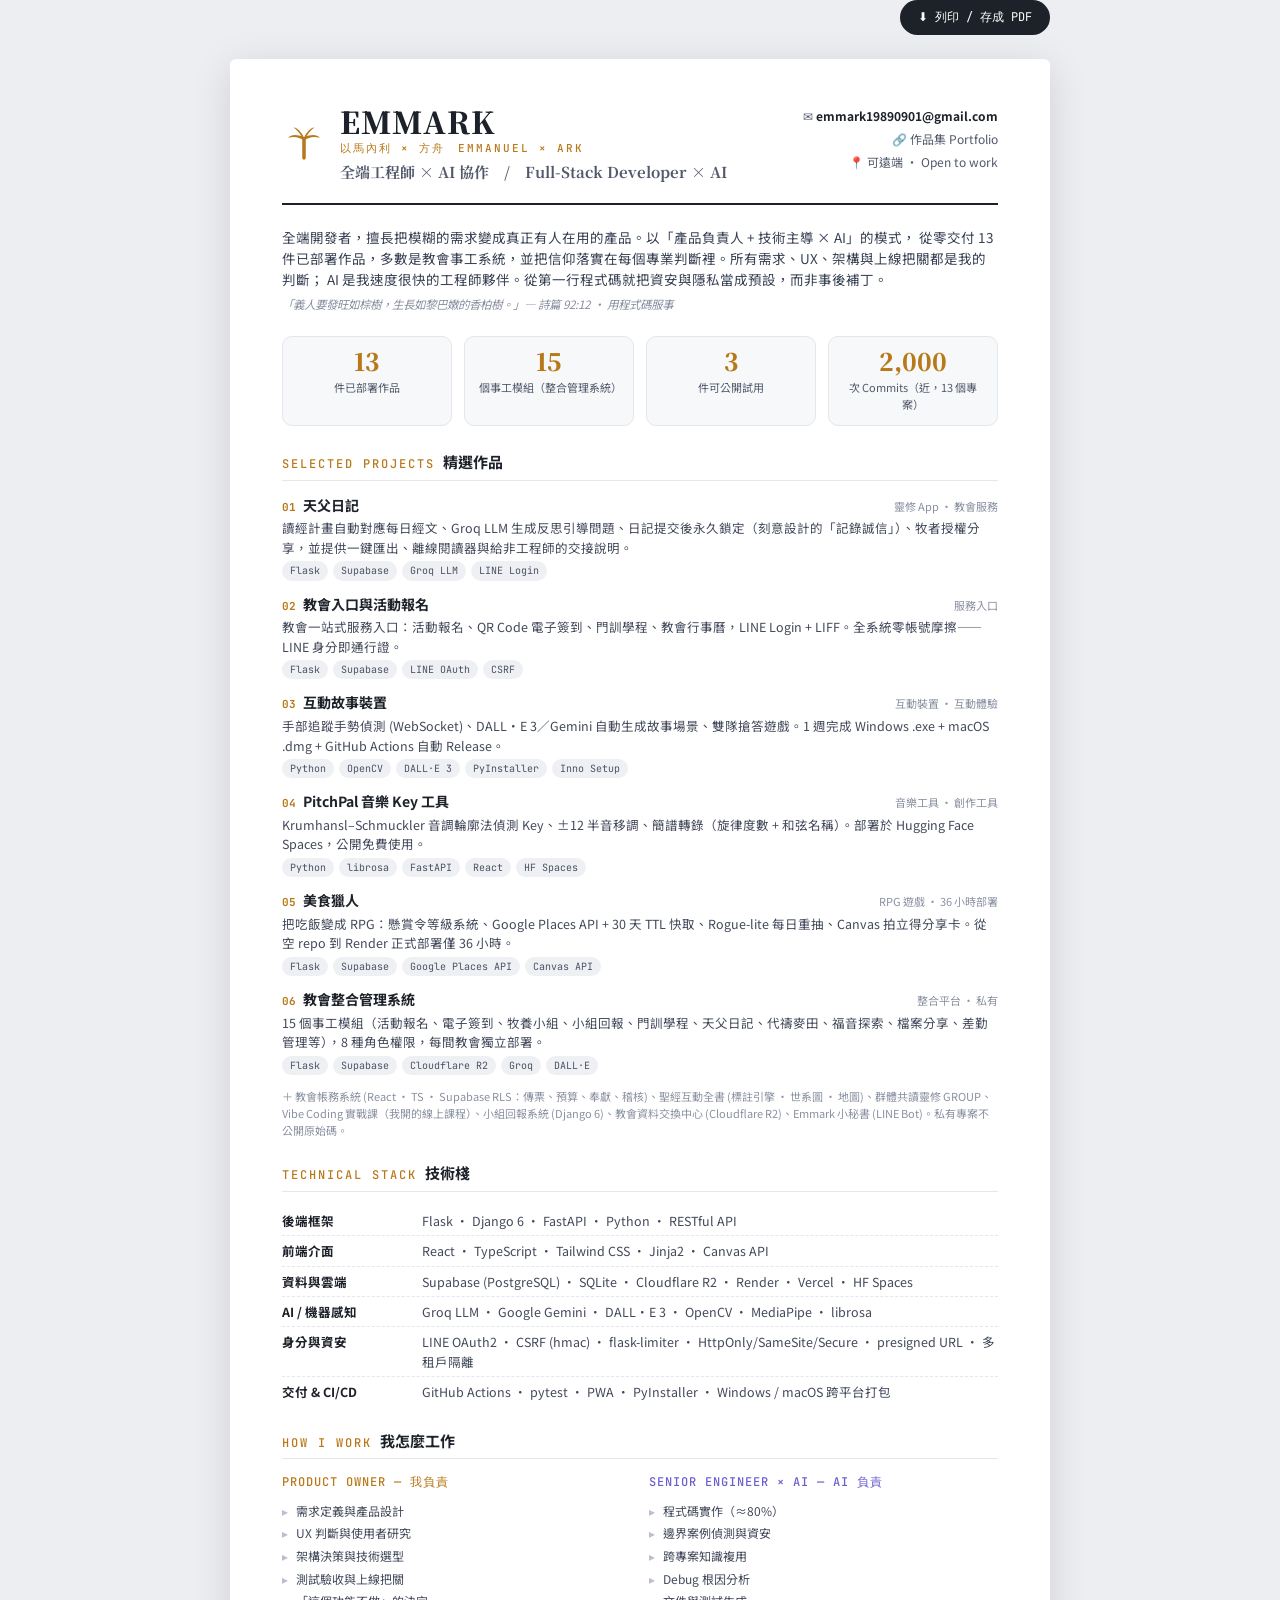
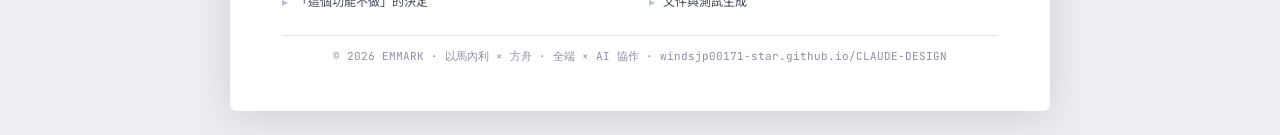
<file: resume.html>
<!DOCTYPE html>
<html lang="zh-Hant">
<head>
<meta charset="utf-8">
<meta name="viewport" content="width=device-width, initial-scale=1">
<title>EMMARK 履歷｜全端工程師 × AI 協作・教會事工系統</title>
<meta name="description" content="EMMARK 履歷 — 全端工程師 × AI 協作。13 件已部署作品，多數為教會事工系統。">
<link rel="canonical" href="https://windsjp00171-star.github.io/CLAUDE-DESIGN/resume.html">
<meta property="og:type" content="profile">
<meta property="og:site_name" content="EMMARK">
<meta property="og:url" content="https://windsjp00171-star.github.io/CLAUDE-DESIGN/resume.html">
<meta property="og:title" content="EMMARK 履歷｜全端工程師 × AI 協作">
<meta property="og:description" content="全端工程師 × AI 協作。13 件已部署作品，多數為教會事工系統。">
<meta property="og:image" content="https://windsjp00171-star.github.io/CLAUDE-DESIGN/og-image.png">
<meta property="og:locale" content="zh_TW">
<meta name="twitter:card" content="summary_large_image">
<meta name="twitter:image" content="https://windsjp00171-star.github.io/CLAUDE-DESIGN/og-image.png">
<script type="application/ld+json">
{"@context": "https://schema.org", "@type": "ProfilePage", "url": "https://windsjp00171-star.github.io/CLAUDE-DESIGN/resume.html", "inLanguage": "zh-Hant",
 "mainEntity": {"@type": "Person", "@id": "https://windsjp00171-star.github.io/CLAUDE-DESIGN/#person", "name": "EMMARK", "url": "https://windsjp00171-star.github.io/CLAUDE-DESIGN/", "jobTitle": "全端工程師 × AI 協作開發者"}}
</script>
<link rel="preconnect" href="https://fonts.googleapis.com">
<link rel="preconnect" href="https://fonts.gstatic.com" crossorigin>
<link href="https://fonts.googleapis.com/css2?family=JetBrains+Mono:wght@500&family=Noto+Sans+TC:wght@300;400;500;700&family=Noto+Serif+TC:wght@700;900&display=swap" rel="stylesheet">
<style>
  :root{
    --amber:#b8791a; --ink:#1d2129; --sub:#52596b; --line:#e3e6ec;
    --bg:#ffffff; --soft:#f7f8fa; --chip:#eef0f4;
  }
  *{margin:0;padding:0;box-sizing:border-box;}
  html{-webkit-print-color-adjust:exact;print-color-adjust:exact;}
  body{background:#eceef2;font-family:'Noto Sans TC',-apple-system,BlinkMacSystemFont,sans-serif;color:var(--ink);line-height:1.55;}
  .page{
    max-width:820px;margin:24px auto;background:var(--bg);
    padding:46px 52px;box-shadow:0 8px 40px rgba(0,0,0,.12);border-radius:6px;
  }
  /* ---- Header ---- */
  header{display:flex;justify-content:space-between;align-items:flex-start;gap:24px;
    border-bottom:2px solid var(--ink);padding-bottom:20px;margin-bottom:22px;}
  .brand{display:flex;align-items:center;gap:14px;}
  .palm{flex:0 0 auto;width:44px;height:44px;}
  .name{font-family:'Noto Serif TC',serif;font-weight:900;font-size:30px;letter-spacing:1px;line-height:1.1;}
  .name small{display:block;font-family:'JetBrains Mono',monospace;font-weight:500;
    font-size:11px;letter-spacing:2px;color:var(--amber);margin-top:4px;}
  .role{font-family:'Noto Serif TC',serif;font-weight:700;font-size:15px;color:var(--sub);margin-top:6px;}
  .contact{text-align:right;font-size:12px;color:var(--sub);line-height:1.9;white-space:nowrap;}
  .contact a{color:var(--sub);text-decoration:none;}
  .contact b{color:var(--ink);}
  /* ---- Summary ---- */
  .summary{font-size:13.5px;color:#384053;margin-bottom:6px;}
  .verse{font-size:11.5px;color:#8a91a1;font-style:italic;margin-bottom:22px;}
  /* ---- Stats ---- */
  .stats{display:grid;grid-template-columns:repeat(4,1fr);gap:12px;margin-bottom:24px;}
  .stat{background:var(--soft);border:1px solid var(--line);border-radius:10px;padding:12px 14px;text-align:center;}
  .stat .num{font-family:'Noto Serif TC',serif;font-weight:900;font-size:24px;color:var(--amber);line-height:1;}
  .stat .lab{font-size:11px;color:var(--sub);margin-top:6px;}
  /* ---- Section ---- */
  section{margin-bottom:22px;}
  h2{font-family:'JetBrains Mono',monospace;font-weight:500;font-size:12px;letter-spacing:2px;
    color:var(--amber);text-transform:uppercase;border-bottom:1px solid var(--line);
    padding-bottom:6px;margin-bottom:14px;display:flex;gap:8px;align-items:baseline;}
  h2 span{font-family:'Noto Sans TC';font-weight:700;font-size:15px;letter-spacing:0;color:var(--ink);}
  /* ---- Projects ---- */
  .proj{margin-bottom:13px;page-break-inside:avoid;}
  .proj-head{display:flex;justify-content:space-between;align-items:baseline;gap:10px;}
  .proj-name{font-weight:700;font-size:14px;}
  .proj-name em{font-style:normal;color:var(--amber);font-family:'JetBrains Mono',monospace;font-size:11px;margin-right:7px;}
  .proj-kind{font-size:11px;color:#8a91a1;white-space:nowrap;}
  .proj-desc{font-size:12.5px;color:#42495a;margin:2px 0 4px;}
  .tags{display:flex;flex-wrap:wrap;gap:5px;}
  .tag{font-family:'JetBrains Mono',monospace;font-size:10px;background:var(--chip);
    color:#4a5163;padding:2px 8px;border-radius:99px;}
  /* ---- Skills ---- */
  .skill-row{display:grid;grid-template-columns:128px 1fr;gap:12px;font-size:12.5px;
    padding:5px 0;border-bottom:1px dashed var(--line);}
  .skill-row:last-child{border-bottom:none;}
  .skill-cat{font-weight:700;color:var(--ink);}
  .skill-val{color:#42495a;}
  /* ---- How I work ---- */
  .work{display:grid;grid-template-columns:1fr 1fr;gap:18px;}
  .work h3{font-size:12px;font-family:'JetBrains Mono',monospace;font-weight:500;
    letter-spacing:1px;margin-bottom:8px;}
  .work .me h3{color:var(--amber);}
  .work .ai h3{color:#6b5fd0;}
  .work ul{list-style:none;font-size:12px;color:#42495a;}
  .work li{padding:2px 0 2px 14px;position:relative;}
  .work li::before{content:'▸';position:absolute;left:0;color:#b9c0cd;}
  /* ---- Footer ---- */
  footer{border-top:1px solid var(--line);padding-top:12px;margin-top:8px;
    font-size:11px;color:#8a91a1;text-align:center;font-family:'JetBrains Mono',monospace;}
  /* ---- Print ---- */
  .printbar{max-width:820px;margin:0 auto 0;text-align:right;}
  .printbar button{font-family:'JetBrains Mono',monospace;font-size:12px;cursor:pointer;
    background:var(--ink);color:#fff;border:none;padding:9px 18px;border-radius:99px;}
  @media print{
    body{background:#fff;}
    .page{box-shadow:none;margin:0;border-radius:0;max-width:none;padding:24px 28px;}
    .printbar{display:none;}
    @page{margin:12mm;}
  }
</style>
</head>
<body>

<div class="printbar"><button onclick="window.print()">⬇ 列印 / 存成 PDF</button></div>

<div class="page">
  <!-- HEADER -->
  <header>
    <div class="brand">
      <svg class="palm" viewBox="0 0 100 100" aria-hidden="true">
        <rect x="46" y="34" width="8" height="52" rx="4" fill="#b8791a"/>
        <path d="M50 34 Q24 24 14 36 Q34 30 50 42 Z" fill="#b8791a"/>
        <path d="M50 34 Q76 24 86 36 Q66 30 50 42 Z" fill="#b8791a"/>
        <path d="M50 36 Q40 14 26 12 Q42 24 50 44 Z" fill="#b8791a"/>
        <path d="M50 36 Q60 14 74 12 Q58 24 50 44 Z" fill="#b8791a"/>
      </svg>
      <div>
        <h1 class="name">EMMARK<small>以馬內利 × 方舟　EMMANUEL × ARK</small></h1>
        <div class="role">全端工程師 × AI 協作　/　Full-Stack Developer × AI</div>
      </div>
    </div>
    <div class="contact">
      ✉ <a href="mailto:emmark19890901@gmail.com"><b>emmark19890901@gmail.com</b></a><br>
      🔗 <a href="https://windsjp00171-star.github.io/CLAUDE-DESIGN/">作品集 Portfolio</a><br>
      📍 可遠端 · Open to work
    </div>
  </header>

  <!-- SUMMARY -->
  <p class="summary">
    全端開發者，擅長把模糊的需求變成真正有人在用的產品。以「產品負責人 + 技術主導 × AI」的模式，
    從零交付 13 件已部署作品，多數是教會事工系統，並把信仰落實在每個專業判斷裡。所有需求、UX、架構與上線把關都是我的判斷；
    AI 是我速度很快的工程師夥伴。從第一行程式碼就把資安與隱私當成預設，而非事後補丁。
  </p>
  <p class="verse">「義人要發旺如棕樹，生長如黎巴嫩的香柏樹。」— 詩篇 92:12 · 用程式碼服事</p>

  <!-- STATS -->
  <div class="stats">
    <div class="stat"><div class="num">13</div><div class="lab">件已部署作品</div></div>
    <div class="stat"><div class="num">15</div><div class="lab">個事工模組（整合管理系統）</div></div>
    <div class="stat"><div class="num">3</div><div class="lab">件可公開試用</div></div>
    <div class="stat"><div class="num">2,000</div><div class="lab">次 Commits（近，13 個專案）</div></div>
  </div>

  <!-- PROJECTS -->
  <section>
    <h2>Selected Projects <span>精選作品</span></h2>

    <div class="proj">
      <div class="proj-head"><div class="proj-name"><em>01</em>天父日記</div><div class="proj-kind">靈修 App · 教會服務</div></div>
      <div class="proj-desc">讀經計畫自動對應每日經文、Groq LLM 生成反思引導問題、日記提交後永久鎖定（刻意設計的「記錄誠信」）、牧者授權分享，並提供一鍵匯出、離線閱讀器與給非工程師的交接說明。</div>
      <div class="tags"><span class="tag">Flask</span><span class="tag">Supabase</span><span class="tag">Groq LLM</span><span class="tag">LINE Login</span></div>
    </div>

    <div class="proj">
      <div class="proj-head"><div class="proj-name"><em>02</em>教會入口與活動報名</div><div class="proj-kind">服務入口</div></div>
      <div class="proj-desc">教會一站式服務入口：活動報名、QR Code 電子簽到、門訓學程、教會行事曆，LINE Login + LIFF。全系統零帳號摩擦——LINE 身分即通行證。</div>
      <div class="tags"><span class="tag">Flask</span><span class="tag">Supabase</span><span class="tag">LINE OAuth</span><span class="tag">CSRF</span></div>
    </div>

    <div class="proj">
      <div class="proj-head"><div class="proj-name"><em>03</em>互動故事裝置</div><div class="proj-kind">互動裝置 · 互動體驗</div></div>
      <div class="proj-desc">手部追蹤手勢偵測 (WebSocket)、DALL·E 3／Gemini 自動生成故事場景、雙隊搶答遊戲。1 週完成 Windows .exe + macOS .dmg + GitHub Actions 自動 Release。</div>
      <div class="tags"><span class="tag">Python</span><span class="tag">OpenCV</span><span class="tag">DALL·E 3</span><span class="tag">PyInstaller</span><span class="tag">Inno Setup</span></div>
    </div>

    <div class="proj">
      <div class="proj-head"><div class="proj-name"><em>04</em>PitchPal 音樂 Key 工具</div><div class="proj-kind">音樂工具 · 創作工具</div></div>
      <div class="proj-desc">Krumhansl–Schmuckler 音調輪廓法偵測 Key、±12 半音移調、簡譜轉錄（旋律度數 + 和弦名稱）。部署於 Hugging Face Spaces，公開免費使用。</div>
      <div class="tags"><span class="tag">Python</span><span class="tag">librosa</span><span class="tag">FastAPI</span><span class="tag">React</span><span class="tag">HF Spaces</span></div>
    </div>

    <div class="proj">
      <div class="proj-head"><div class="proj-name"><em>05</em>美食獵人</div><div class="proj-kind">RPG 遊戲 · 36 小時部署</div></div>
      <div class="proj-desc">把吃飯變成 RPG：懸賞令等級系統、Google Places API + 30 天 TTL 快取、Rogue-lite 每日重抽、Canvas 拍立得分享卡。從空 repo 到 Render 正式部署僅 36 小時。</div>
      <div class="tags"><span class="tag">Flask</span><span class="tag">Supabase</span><span class="tag">Google Places API</span><span class="tag">Canvas API</span></div>
    </div>

    <div class="proj">
      <div class="proj-head"><div class="proj-name"><em>06</em>教會整合管理系統</div><div class="proj-kind">整合平台 · 私有</div></div>
      <div class="proj-desc">15 個事工模組（活動報名、電子簽到、牧養小組、小組回報、門訓學程、天父日記、代禱麥田、福音探索、檔案分享、差勤管理等），8 種角色權限，每間教會獨立部署。</div>
      <div class="tags"><span class="tag">Flask</span><span class="tag">Supabase</span><span class="tag">Cloudflare R2</span><span class="tag">Groq</span><span class="tag">DALL·E</span></div>
    </div>

    <p style="font-size:11px;color:#8a91a1;margin-top:8px;">＋ 教會帳務系統 (React · TS · Supabase RLS：傳票、預算、奉獻、稽核)、聖經互動全書 (標註引擎 · 世系圖 · 地圖)、群體共讀靈修 GROUP、Vibe Coding 實戰課（我開的線上課程）、小組回報系統 (Django 6)、教會資料交換中心 (Cloudflare R2)、Emmark 小秘書 (LINE Bot)。私有專案不公開原始碼。</p>
  </section>

  <!-- SKILLS -->
  <section>
    <h2>Technical Stack <span>技術棧</span></h2>
    <div class="skill-row"><div class="skill-cat">後端框架</div><div class="skill-val">Flask · Django 6 · FastAPI · Python · RESTful API</div></div>
    <div class="skill-row"><div class="skill-cat">前端介面</div><div class="skill-val">React · TypeScript · Tailwind CSS · Jinja2 · Canvas API</div></div>
    <div class="skill-row"><div class="skill-cat">資料與雲端</div><div class="skill-val">Supabase (PostgreSQL) · SQLite · Cloudflare R2 · Render · Vercel · HF Spaces</div></div>
    <div class="skill-row"><div class="skill-cat">AI / 機器感知</div><div class="skill-val">Groq LLM · Google Gemini · DALL·E 3 · OpenCV · MediaPipe · librosa</div></div>
    <div class="skill-row"><div class="skill-cat">身分與資安</div><div class="skill-val">LINE OAuth2 · CSRF (hmac) · flask-limiter · HttpOnly/SameSite/Secure · presigned URL · 多租戶隔離</div></div>
    <div class="skill-row"><div class="skill-cat">交付 & CI/CD</div><div class="skill-val">GitHub Actions · pytest · PWA · PyInstaller · Windows / macOS 跨平台打包</div></div>
  </section>

  <!-- HOW I WORK -->
  <section>
    <h2>How I Work <span>我怎麼工作</span></h2>
    <div class="work">
      <div class="me">
        <h3>PRODUCT OWNER — 我負責</h3>
        <ul>
          <li>需求定義與產品設計</li>
          <li>UX 判斷與使用者研究</li>
          <li>架構決策與技術選型</li>
          <li>測試驗收與上線把關</li>
          <li>「這個功能不做」的決定</li>
        </ul>
      </div>
      <div class="ai">
        <h3>SENIOR ENGINEER × AI — AI 負責</h3>
        <ul>
          <li>程式碼實作（≈80%）</li>
          <li>邊界案例偵測與資安</li>
          <li>跨專案知識複用</li>
          <li>Debug 根因分析</li>
          <li>文件與測試生成</li>
        </ul>
      </div>
    </div>
  </section>

  <footer>© 2026 EMMARK · 以馬內利 × 方舟 · 全端 × AI 協作 · windsjp00171-star.github.io/CLAUDE-DESIGN</footer>
</div>

</body>
</html>
</file>
<file: css/style.css>
/* EMMARK 作品集。顏色都是 :root 的 token；內文跟著系統亮暗，首屏與結尾固定是深色舞台。 */
:root {
  --bg: #ffffff;
  --bg-soft: #f5f6f8;
  --surface: #ffffff;
  --ink: #0a0d14;
  --ink-2: #3b4250;
  --muted: #5b6373;
  --line: #e3e6eb;
  --line-strong: #cdd2da;
  --accent: #0f7a5c;
  --accent-hover: #0c6a4f;
  --accent-ink: #ffffff;
  --shadow: 0 1px 2px rgba(10, 13, 20, .05), 0 18px 40px -20px rgba(10, 13, 20, .22);

  --stage: #070a12;
  --stage-2: #0d1220;
  --stage-ink: #f4f6fb;
  --stage-ink-2: #aab2c5;
  --stage-line: rgba(255, 255, 255, .12);
  --aurora-1: #10b981;
  --aurora-2: #22d3ee;
  --aurora-3: #8b5cf6;

  --c-ministry: #10b981; --t-ministry: #047857;
  --c-tools: #8b5cf6;    --t-tools: #6d28d9;
  --c-play: #f59e0b;     --t-play: #b45309;

  --f-sans: "Geist", "Noto Sans TC", system-ui, -apple-system, "PingFang TC", "Microsoft JhengHei", sans-serif;
  --f-mono: "Geist Mono", ui-monospace, "SFMono-Regular", Menlo, monospace;
  --r: 16px;
  --gutter: clamp(16px, 4vw, 40px);
  --ease: cubic-bezier(.16, 1, .3, 1);
  color-scheme: light;
}
@media (prefers-color-scheme: dark) {
  :root:not([data-theme="light"]) {
    --bg: #0a0d14; --bg-soft: #0f131c; --surface: #121722; --ink: #eef1f6; --ink-2: #c3c9d4; --muted: #939bab;
    --line: #222836; --line-strong: #333a4a; --accent: #34d399; --accent-hover: #5fe0ae; --accent-ink: #04140e;
    --shadow: 0 1px 2px rgba(0, 0, 0, .4), 0 18px 44px -20px rgba(0, 0, 0, .8);
    --t-ministry: #34d399; --t-tools: #a78bfa; --t-play: #fbbf24;
    color-scheme: dark;
  }
}
:root[data-theme="dark"] {
  --bg: #0a0d14; --bg-soft: #0f131c; --surface: #121722; --ink: #eef1f6; --ink-2: #c3c9d4; --muted: #939bab;
  --line: #222836; --line-strong: #333a4a; --accent: #34d399; --accent-hover: #5fe0ae; --accent-ink: #04140e;
  --shadow: 0 1px 2px rgba(0, 0, 0, .4), 0 18px 44px -20px rgba(0, 0, 0, .8);
  --t-ministry: #34d399; --t-tools: #a78bfa; --t-play: #fbbf24;
  color-scheme: dark;
}

* { box-sizing: border-box; margin: 0; }
html { scroll-behavior: smooth; scroll-padding-top: 80px; -webkit-text-size-adjust: 100%; scrollbar-color: var(--line-strong) var(--bg); }
body {
  background: var(--bg); color: var(--ink);
  font-family: var(--f-sans); font-size: 17px; line-height: 1.7;
  -webkit-font-smoothing: antialiased; text-rendering: optimizeLegibility;
  word-break: auto-phrase;
}
::selection { background: var(--aurora-1); color: #03130d; }
a { color: inherit; text-underline-offset: .25em; text-decoration-thickness: 1px; text-decoration-color: var(--line-strong); }
a:hover { text-decoration-color: currentColor; }
:focus-visible { outline: 2px solid var(--aurora-1); outline-offset: 3px; border-radius: 6px; }
ul, ol { padding: 0; list-style: none; }
b, strong { font-weight: 600; }
h1, h2, h3, h4, h5 { font-weight: 600; text-wrap: balance; }
img { display: block; max-width: 100%; height: auto; }

.wrap { max-width: 1200px; margin-inline: auto; padding-inline: var(--gutter); }
.muted { color: var(--muted); }
.num { font-family: var(--f-mono); font-size: .82em; font-variant-numeric: tabular-nums; letter-spacing: 0; }
.nb { display: inline-block; }
.skip { position: absolute; left: 12px; top: -48px; z-index: 50; background: #fff; color: var(--stage); padding: 8px 14px; border-radius: 8px; text-decoration: none; }
.skip:focus { top: 12px; }
.ico { width: 1em; height: 1em; flex: none; fill: none; stroke: currentColor; stroke-width: 2; stroke-linecap: round; stroke-linejoin: round; }

[data-deck="ministry"] { --cat: var(--c-ministry); --cat-t: var(--t-ministry); }
[data-deck="tools"] { --cat: var(--c-tools); --cat-t: var(--t-tools); }
[data-deck="play"] { --cat: var(--c-play); --cat-t: var(--t-play); }

/* buttons */
.btn {
  display: inline-flex; align-items: center; justify-content: center; gap: 8px;
  min-height: 46px; padding: 0 20px;
  background: var(--accent); color: var(--accent-ink);
  border: 1px solid transparent; border-radius: 999px;
  font: 500 15px/1 var(--f-sans); text-decoration: none; white-space: nowrap; cursor: pointer;
  transition: background-color .2s var(--ease), border-color .2s var(--ease), transform .2s var(--ease), box-shadow .2s var(--ease);
}
.btn:hover { background: var(--accent-hover); }
.btn:active { transform: translateY(1px); }
.btn-light { background: #fff; color: var(--stage); }
.btn-light:hover { background: #e9edf5; box-shadow: 0 0 0 4px rgba(255, 255, 255, .12); }
.btn-glass { background: rgba(255, 255, 255, .06); color: var(--stage-ink); border-color: var(--stage-line); }
.btn-glass:hover { background: rgba(255, 255, 255, .12); }
.btn-ghost { background: transparent; color: var(--ink); border-color: var(--line-strong); }
.btn-ghost:hover { background: var(--bg-soft); border-color: var(--muted); }
.btn-ghost[aria-expanded="true"] { border-color: var(--cat-t, var(--ink)); color: var(--cat-t, var(--ink)); }
.btn-sm { min-height: 36px; padding: 0 14px; font-size: 14px; }
.btn-lg { min-height: 56px; padding: 0 28px; font-size: 17px; }

/* header: dark glass over everything */
.bar { position: sticky; top: 0; z-index: 30; background: rgba(7, 10, 18, .94); border-bottom: 1px solid var(--stage-line); color: var(--stage-ink); }
@supports (backdrop-filter: blur(1px)) { .bar { background: rgba(7, 10, 18, .86); backdrop-filter: saturate(1.6) blur(14px); } }
.bar-in { display: flex; align-items: center; gap: 28px; min-height: 60px; }
.wordmark { display: inline-flex; align-items: center; gap: 10px; font-weight: 700; font-size: 16px; letter-spacing: .06em; text-decoration: none; }
.mark { width: 24px; height: 24px; flex: none; }
.mark rect { fill: #fff; }
.mark path { fill: none; stroke: var(--stage); stroke-width: 3; stroke-linecap: round; stroke-linejoin: round; }
.bar nav { display: flex; gap: 2px; margin-right: auto; font-size: 15px; }
.bar nav a { padding: 6px 12px; border-radius: 999px; color: var(--stage-ink-2); text-decoration: none; transition: color .15s, background-color .15s; }
.bar nav a:hover { color: #fff; background: rgba(255, 255, 255, .08); }

/* the stage (hero and close) */
.stage { position: relative; isolation: isolate; background: var(--stage); color: var(--stage-ink); overflow: hidden; }
.aurora { position: absolute; inset: 0; z-index: -1; pointer-events: none; }
.aurora i { position: absolute; border-radius: 50%; filter: blur(90px); opacity: .5; }
.aurora i:nth-child(1) { width: 52vw; height: 52vw; max-width: 760px; max-height: 760px; left: 8%; top: 26%; background: var(--aurora-1); }
.aurora i:nth-child(2) { width: 44vw; height: 44vw; max-width: 640px; max-height: 640px; left: 40%; top: 38%; background: var(--aurora-2); opacity: .32; }
.aurora i:nth-child(3) { width: 46vw; height: 46vw; max-width: 680px; max-height: 680px; right: 2%; top: 20%; background: var(--aurora-3); opacity: .42; }
.stage::before { /* fine grid that fades out, so the dark is not flat */
  content: ""; position: absolute; inset: 0; z-index: -1; pointer-events: none;
  background-image: linear-gradient(var(--stage-line) 1px, transparent 1px), linear-gradient(90deg, var(--stage-line) 1px, transparent 1px);
  background-size: 64px 64px; opacity: .35;
  mask-image: radial-gradient(ellipse 70% 55% at 50% 0%, #000 20%, transparent 75%);
}

.hero { padding-top: clamp(40px, 5.5vw, 76px); }
.hero::after { content: ""; position: absolute; left: 0; right: 0; bottom: 0; height: 18%; background: linear-gradient(transparent, var(--bg)); z-index: 1; pointer-events: none; }
.hero-copy { text-align: center; }
h1 { font-size: clamp(2.15rem, 5.2vw, 4.1rem); line-height: 1.12; letter-spacing: -.03em; color: #fff; font-weight: 700; }
h1 .dim { color: #8f98ad; }
.lede { margin: 18px auto 0; max-width: 34em; font-size: clamp(1.05rem, 1.6vw, 1.22rem); color: var(--stage-ink-2); text-wrap: pretty; }
.lede strong { color: #fff; }
.intro-actions { margin-top: 26px; display: flex; flex-wrap: wrap; justify-content: center; gap: 12px; }
.pulse { margin-top: 16px; display: flex; flex-wrap: wrap; justify-content: center; align-items: center; gap: 4px 8px; font-size: 14px; color: var(--stage-ink-2); }
.pulse > span:not(.dot) { white-space: nowrap; }
.pulse .sep { opacity: .5; }
.dot { width: 8px; height: 8px; border-radius: 50%; background: var(--aurora-1); }

.screens { position: relative; margin: clamp(28px, 3.5vw, 44px) auto 0; max-width: 1240px; padding-inline: var(--gutter); perspective: 2200px; }
.screens-in {
  position: relative; width: 66%; margin: 0 auto; padding-bottom: clamp(32px, 6vw, 80px);
  transform: rotateX(var(--tilt, 0deg)) rotateY(var(--lean, 0deg));
  transform-origin: 50% 0; transform-style: preserve-3d;
}
.frame { position: relative; margin: 0; border-radius: 14px; overflow: hidden; background: #0f1420; border: 1px solid rgba(255, 255, 255, .12);
  box-shadow: 0 50px 100px -30px rgba(0, 0, 0, .75), 0 0 0 1px rgba(0, 0, 0, .3); }
.frame-bar { display: flex; gap: 6px; align-items: center; height: 28px; padding: 0 12px; background: #161c2b; border-bottom: 1px solid rgba(255, 255, 255, .08); }
.frame-bar i { width: 9px; height: 9px; border-radius: 50%; background: #2d3547; }
.frame img { width: 100%; aspect-ratio: 16 / 10; object-fit: cover; object-position: top; }
.f-center { position: relative; z-index: 2; }
.f-left, .f-right { position: absolute; top: 8%; width: 64%; z-index: 1; }
.f-left { right: 74%; transform: translateZ(-120px) rotateY(12deg); }
.f-right { left: 74%; transform: translateZ(-120px) rotateY(-12deg); }

/* sections */
main > section:not(.stage) { margin-top: clamp(80px, 11vw, 144px); }
#featured { margin-top: clamp(24px, 4vw, 56px); position: relative; z-index: 2; }
.sec-head { max-width: 44em; margin-bottom: clamp(28px, 4vw, 48px); }
h2 { font-size: clamp(1.8rem, 3.8vw, 2.9rem); line-height: 1.2; letter-spacing: -.025em; color: var(--ink); }
.sec-head .muted { margin-top: 12px; font-size: 1.05rem; text-wrap: pretty; }

/* featured rows */
.features { display: grid; gap: clamp(24px, 4vw, 48px); }
.feature {
  display: grid; grid-template-columns: minmax(0, 1fr) minmax(0, 1.75fr); gap: clamp(28px, 4vw, 56px); align-items: center;
  padding: clamp(28px, 4vw, 56px) 0 clamp(28px, 4vw, 56px) clamp(24px, 4vw, 48px); border-radius: 24px; background: var(--bg-soft); border: 1px solid var(--line);
  position: relative; overflow: hidden; isolation: isolate;
}
.feature::before { content: ""; position: absolute; z-index: -1; width: 60%; aspect-ratio: 1; right: -10%; top: -30%; border-radius: 50%;
  background: var(--cat); opacity: .14; filter: blur(80px); }
.feature:nth-of-type(even) { padding: clamp(28px, 4vw, 56px) clamp(24px, 4vw, 48px) clamp(28px, 4vw, 56px) 0; grid-template-columns: minmax(0, 1.75fr) minmax(0, 1fr); }
.feature:nth-of-type(even) .feature-copy { order: 2; }
.feature .frame { border-radius: 14px 0 0 14px; border-right-width: 0; }
.feature:nth-of-type(even) .frame { border-radius: 0 14px 14px 0; border-left-width: 0; border-right-width: 1px; }
.feature:nth-of-type(even)::before { right: auto; left: -10%; }
.chip { margin-top: 10px; display: flex; align-items: center; gap: 10px; flex-wrap: wrap; font-size: 14px; color: var(--cat-t); font-weight: 500; }
.chip > span:first-child::before { content: ""; display: inline-block; width: 8px; height: 8px; border-radius: 50%; background: var(--cat); margin-right: 8px; vertical-align: .1em; }
.feature h3 { font-size: clamp(1.7rem, 3vw, 2.4rem); line-height: 1.2; letter-spacing: -.02em; }
.feature-tag { margin-top: 10px; font-size: 1.1rem; color: var(--ink-2); text-wrap: pretty; }
.points { margin-top: 20px; display: grid; gap: 10px; }
.points li { position: relative; padding-left: 26px; font-size: 15px; color: var(--ink-2); }
.points li::before { content: ""; position: absolute; left: 0; top: .32em; width: 16px; height: 16px; border-radius: 50%;
  background: color-mix(in srgb, var(--cat) 18%, transparent); }
.points li::after { content: ""; position: absolute; left: 5px; top: calc(.32em + 4px); width: 6px; height: 4px; border: solid var(--cat-t); border-width: 0 0 2px 2px; transform: rotate(-45deg); }
.faith-line { margin-top: 24px; padding-top: 16px; border-top: 1px solid var(--line); font-size: 16px; line-height: 1.65; color: var(--ink); }
.faith-line::before { content: "信仰"; display: block; font-size: 12px; font-weight: 600; letter-spacing: .08em; color: var(--cat-t); margin-bottom: 4px; }
.feature-actions { margin-top: 24px; display: flex; flex-wrap: wrap; align-items: center; gap: 10px 12px; }
.feature-live { font-size: 13px; color: var(--muted); }
.feature-shot { box-shadow: 0 40px 80px -30px color-mix(in srgb, var(--cat) 55%, transparent), 0 0 0 1px rgba(0, 0, 0, .06); border-color: color-mix(in srgb, var(--cat) 30%, rgba(255, 255, 255, .12)); }
.no-shot { aspect-ratio: 16 / 10.45; display: grid; place-items: center; padding: 32px; text-align: center;
  background: radial-gradient(120% 90% at 30% 20%, color-mix(in srgb, var(--cat) 45%, var(--stage)), var(--stage) 70%); color: #fff; }
.no-shot-in .ico { width: 40px; height: 40px; margin: 0 auto 18px; color: color-mix(in srgb, var(--cat) 60%, #fff); stroke-width: 1.6; }
.no-shot-in p { max-width: 18em; margin: 0 auto; font-size: clamp(1.2rem, 2.2vw, 1.6rem); line-height: 1.5; font-weight: 600; }
.no-shot-in span { display: block; margin-top: 16px; font-size: 13px; color: var(--stage-ink-2); }

/* more grid */
.grid { display: grid; grid-template-columns: repeat(3, minmax(0, 1fr)); grid-auto-flow: row dense; gap: 16px; }
.tile {
  display: flex; flex-direction: column; align-items: stretch; gap: 8px;
  padding: 20px 20px 18px; text-align: left; font: inherit; color: inherit;
  background: var(--surface); border: 1px solid var(--line); border-radius: var(--r);
  cursor: pointer; position: relative; overflow: hidden;
  transition: border-color .25s var(--ease), box-shadow .3s var(--ease), transform .3s var(--ease);
}
.tile::before { content: ""; position: absolute; left: 20px; right: 20px; top: 0; height: 1px; background: linear-gradient(90deg, transparent, var(--cat), transparent); opacity: .8; }
.tile:hover { border-color: color-mix(in srgb, var(--cat) 45%, var(--line)); box-shadow: var(--shadow); transform: translateY(-3px); }
.tile[aria-expanded="true"] { border-color: var(--cat); box-shadow: 0 0 0 1px var(--cat); transform: none; }
.tile-shot { display: block; margin: -4px -4px 8px; border-radius: 10px; overflow: hidden; border: 1px solid var(--line); }
.tile-shot img { width: 100%; aspect-ratio: 16 / 9; object-fit: cover; object-position: top; }
/* a tile with a screenshot is two columns wide, image beside text, so the 3-column grid still fills evenly */
.tile.has-shot { grid-column: span 2; display: grid; grid-template-columns: minmax(0, 1.15fr) minmax(0, 1fr); grid-auto-rows: min-content; column-gap: 20px; align-content: start; }
.tile.has-shot > :not(.tile-shot) { grid-column: 2; }
.tile.has-shot .tile-shot { grid-column: 1; grid-row: 1 / span 5; margin: -4px 0 -2px -4px; align-self: stretch; }
.tile.has-shot .tile-shot img { height: 100%; aspect-ratio: auto; object-fit: cover; object-position: 50% 0; }
.tile.has-shot .tile-meta { flex-direction: column; gap: 4px; }
.tile-top { display: flex; align-items: flex-start; justify-content: space-between; gap: 12px; }
.tile-name { font-weight: 600; font-size: 1.2rem; line-height: 1.35; letter-spacing: -.01em; }
.tile-kind { font-size: 13px; color: var(--cat-t); font-weight: 500; }
.tile-tag { color: var(--ink-2); font-size: 15px; line-height: 1.6; text-wrap: pretty; }
.tile-meta { margin-top: auto; padding-top: 12px; display: flex; justify-content: space-between; gap: 12px; font-size: 13px; color: var(--muted); }
.tile-tech { min-width: 0; }
.tile-meta .num { flex: none; font-size: 12px; }
.badge { flex: none; font-size: 12px; line-height: 1; padding: 5px 9px; border-radius: 999px; background: var(--bg-soft); color: var(--muted); border: 1px solid var(--line); font-weight: 500; }
.badge.is-public { background: color-mix(in srgb, var(--c-ministry) 14%, transparent); color: var(--t-ministry); border-color: transparent; }

/* detail panel */
.panel { grid-column: 1 / -1; background: var(--surface); border: 1px solid var(--line); border-radius: 20px; padding: clamp(20px, 3vw, 40px); box-shadow: var(--shadow); }
.panel-head { display: flex; justify-content: space-between; align-items: flex-start; gap: 16px; }
.panel h4 { font-size: clamp(1.4rem, 2.6vw, 1.9rem); line-height: 1.25; letter-spacing: -.02em; }
.tagline { margin-top: 6px; color: var(--ink-2); max-width: 40em; }
.panel-close { display: inline-flex; align-items: center; gap: 6px; flex: none; min-height: 40px; padding: 0 14px; font: 500 14px/1 var(--f-sans); color: var(--muted); background: var(--bg-soft); border: 1px solid var(--line); border-radius: 999px; cursor: pointer; }
.panel-close:hover { color: var(--ink); border-color: var(--line-strong); }
.cols { margin-top: 24px; display: grid; grid-template-columns: 1.2fr 1fr; gap: 20px; }
.cols h5 { font-size: 13px; font-weight: 600; letter-spacing: .06em; color: var(--muted); margin-bottom: 10px; }
.cols ul li, .live ul li { position: relative; padding-left: 18px; margin-top: 8px; color: var(--ink-2); font-size: 16px; }
.cols ul li::before, .live ul li::before { content: ""; position: absolute; left: 2px; top: .78em; width: 6px; height: 6px; border-radius: 50%; background: var(--line-strong); }
.faith { padding-left: 20px; border-left: 1px solid var(--line); }
.faith h5 { color: var(--t-ministry); }
.faith p { color: var(--ink); font-size: 16px; }
.tags { margin-top: 20px; display: flex; flex-wrap: wrap; gap: 6px; }
.tags span { font-size: 13px; padding: 4px 10px; border-radius: 999px; background: var(--bg-soft); border: 1px solid var(--line); color: var(--ink-2); }
.live { margin-top: 20px; padding-top: 18px; border-top: 1px solid var(--line); }
.live > p { color: var(--muted); font-size: 14px; }
.live h5 { margin-top: 10px; font-size: 14px; font-weight: 600; }
.links { margin-top: 22px; display: flex; flex-wrap: wrap; align-items: center; gap: 10px; }
.links .note { font-size: 14px; color: var(--muted); }

/* log, how, stack, security */
.log { border-top: 1px solid var(--line); }
.log li { display: grid; grid-template-columns: 110px minmax(160px, 240px) 1fr; gap: 16px; align-items: baseline; padding: 14px 0; border-bottom: 1px solid var(--line); }
.log .num { color: var(--muted); }
.log a { font-weight: 600; text-decoration: none; }
.log a:hover { color: var(--t-ministry); }
.log-note { color: var(--ink-2); font-size: 15px; }

.how { display: grid; grid-template-columns: 1.25fr 1fr; gap: clamp(24px, 5vw, 64px); align-items: start; }
.prose { max-width: 36em; }
.prose p + p { margin-top: 16px; }
.prose p { color: var(--ink-2); }
.prose .big { font-size: clamp(1.25rem, 2.2vw, 1.6rem); line-height: 1.5; color: var(--ink); font-weight: 600; letter-spacing: -.01em; }
.split { display: grid; grid-template-columns: 1fr 1fr; gap: 12px; }
.split-col { padding: 22px; border-radius: var(--r); border: 1px solid var(--line); background: var(--surface); }
.split-col.is-ai { background: var(--stage); color: var(--stage-ink); border-color: var(--stage); }
.split h3 { font-size: 15px; margin-bottom: 10px; }
.split li { padding: 9px 0; border-top: 1px solid var(--line); font-size: 15px; color: var(--ink-2); }
.split .is-ai li { border-color: var(--stage-line); color: var(--stage-ink-2); }
.split li:first-child { border-top: 0; }

.table-wrap { overflow-x: auto; border: 1px solid var(--line); border-radius: var(--r); background: var(--surface); }
table { width: 100%; border-collapse: collapse; font-size: 15px; min-width: 640px; }
th { text-align: left; font-weight: 500; font-size: 13px; color: var(--muted); background: var(--bg-soft); padding: 12px 18px; border-bottom: 1px solid var(--line); }
td { padding: 14px 18px; border-bottom: 1px solid var(--line); vertical-align: top; color: var(--ink-2); }
tr:last-child td { border-bottom: 0; }
td:first-child { color: var(--ink); font-weight: 600; white-space: nowrap; }
td:last-child { color: var(--ink); }

.sec-grid { display: grid; grid-template-columns: repeat(2, minmax(0, 1fr)); column-gap: clamp(32px, 5vw, 72px); border-top: 1px solid var(--line); }
.sec-grid li { padding: 20px 0 22px; border-bottom: 1px solid var(--line); }
.sec-grid b { display: flex; align-items: center; gap: 10px; font-size: 16px; color: var(--ink); }
.sec-grid b .ico { width: 18px; height: 18px; color: var(--t-ministry); stroke-width: 2.4; }
.sec-grid span { display: block; margin-top: 6px; padding-left: 28px; font-size: 15px; color: var(--ink-2); text-wrap: pretty; }
.faq { max-width: 52em; border-top: 1px solid var(--line); }
.faq-item { padding: 20px 0 22px; border-bottom: 1px solid var(--line); }
.faq dt { font-size: 17px; font-weight: 600; color: var(--ink); }
.faq dd { margin: 8px 0 0; font-size: 15px; line-height: 1.75; color: var(--ink-2); text-wrap: pretty; }

/* 分工 on a stage band */
.band { margin-top: clamp(96px, 12vw, 160px); padding-block: clamp(80px, 10vw, 136px); }
.band .aurora i { opacity: .32; }
.band h2 { color: #fff; }
.band .prose p { color: var(--stage-ink-2); }
.band .prose .big { color: #fff; }
.band .split-col { background: rgba(255, 255, 255, .04); border-color: var(--stage-line); color: var(--stage-ink); }
.band .split-col.is-ai { background: rgba(16, 185, 129, .1); border-color: rgba(16, 185, 129, .35); }
.band .split li { border-color: var(--stage-line); color: var(--stage-ink-2); }

/* close */
.end-stage { margin-top: clamp(96px, 12vw, 160px); padding-top: clamp(96px, 12vw, 160px); }
.end-stage .aurora i { top: 10%; }
.end { max-width: 880px; text-align: center; }
.final { display: flex; flex-direction: column; color: #fff; font-weight: 700; font-size: clamp(2.4rem, 7vw, 5.2rem); line-height: 1.15; letter-spacing: -.03em; }
.final > span + span { color: #5eead4; }
.verse { margin-top: 24px; color: var(--stage-ink-2); font-size: 1.1rem; }
.verse cite { margin-left: 8px; font-style: normal; color: #8f98ad; font-size: 14px; white-space: nowrap; }
.facts { margin-top: 56px; display: grid; grid-template-columns: repeat(3, minmax(0, 1fr)); gap: 14px; text-align: left; }
.facts li { padding: 20px 22px; border-radius: var(--r); background: rgba(255, 255, 255, .04); border: 1px solid var(--stage-line); }
.facts b { display: block; font-size: 16px; color: #fff; }
.facts span { display: block; margin-top: 6px; font-size: 15px; color: var(--stage-ink-2); }
.contact { margin-top: 56px; display: flex; flex-direction: column; align-items: center; gap: 14px; }
.contact p { font-size: 15px; color: var(--stage-ink-2); }
.foot { margin-top: clamp(80px, 10vw, 128px); padding-top: 24px; padding-bottom: 40px; border-top: 1px solid var(--stage-line); display: flex; flex-wrap: wrap; justify-content: space-between; gap: 8px 24px; font-size: 14px; color: #8f98ad; }

/* motion (only when the visitor allows it; js adds .motion) */
.motion .reveal { opacity: 0; transform: translateY(32px); transition: opacity .9s var(--ease), transform .9s var(--ease); }
.motion .reveal.in { opacity: 1; transform: none; }
/* anchored on the outer (bleeding) edge so the frame always meets the card edge; flat and full size at viewport centre */
.motion .feature .frame { transform: perspective(1600px) rotateY(calc((1 - var(--fp, 1)) * -10deg)) scale(calc(.94 + var(--fp, 1) * .06)); transform-origin: 100% 50%; will-change: transform; }
.motion .feature:nth-of-type(even) .frame { transform: perspective(1600px) rotateY(calc((1 - var(--fp, 1)) * 10deg)) scale(calc(.94 + var(--fp, 1) * .06)); transform-origin: 0 50%; }
.motion .grid .tile.reveal:nth-child(3n+2) { transition-delay: .08s; }
.motion .grid .tile.reveal:nth-child(3n) { transition-delay: .16s; }
@media (prefers-reduced-motion: no-preference) {
  .aurora i { animation: drift 18s ease-in-out infinite alternate; }
  .aurora i:nth-child(2) { animation-duration: 22s; animation-delay: -6s; }
  .aurora i:nth-child(3) { animation-duration: 26s; animation-delay: -12s; }
  @keyframes drift { to { transform: translate3d(6%, -8%, 0) scale(1.12); } }
  .panel:not([hidden]) { animation: rise .4s var(--ease); }
  @keyframes rise { from { opacity: 0; transform: translateY(8px); } to { opacity: 1; transform: none; } }
}

/* responsive */
@media (max-width: 960px) {
  .feature, .feature:nth-of-type(even) { grid-template-columns: 1fr; padding: clamp(24px, 4vw, 40px) clamp(20px, 4vw, 40px) 0; }
  .feature:nth-of-type(even) .feature-copy { order: 0; }
  .feature .frame, .feature:nth-of-type(even) .frame { border-radius: 14px 14px 0 0; border-width: 1px 1px 0; }
  .motion .feature .frame, .motion .feature:nth-of-type(even) .frame { transform: none; }
  .grid { grid-template-columns: repeat(2, minmax(0, 1fr)); }
  .how { grid-template-columns: 1fr; }
  .sec-grid { grid-template-columns: repeat(2, minmax(0, 1fr)); }
  .screens-in { width: 78%; }
}
@media (max-width: 760px) {
  .bar nav { display: none; }
  .bar-in { justify-content: space-between; }
  .br-wide { display: none; }
  .cols { grid-template-columns: 1fr; }
  .log li { grid-template-columns: 1fr; gap: 2px; }
  .pulse .sep { display: none; }
  .facts { grid-template-columns: 1fr; }
  .screens-in { width: 80%; }
  .f-left, .f-right { width: 70%; top: 10%; }
  .f-left { right: 84%; }
  .f-right { left: 84%; }
  .table-wrap { border: 0; border-radius: 0; overflow: visible; background: none; }
  table, tbody, tr, td { display: block; min-width: 0; }
  thead { display: none; }
  tr { border: 1px solid var(--line); border-radius: var(--r); padding: 14px 16px; margin-bottom: 10px; display: grid; grid-template-columns: auto 1fr; gap: 2px 12px; background: var(--surface); }
  td { padding: 0; border: 0; }
  td:first-child { grid-row: 1; }
  td:last-child { grid-row: 1; grid-column: 2; }
  td:nth-child(2) { grid-column: 1 / -1; color: var(--muted); font-size: 14px; margin-top: 4px; }
}
@media (max-width: 600px) {
  body { font-size: 16px; }
  .grid, .sec-grid, .split { grid-template-columns: 1fr; }
  .sec-grid li { padding: 16px 0 18px; }
  .tile.has-shot { grid-column: auto; display: flex; }
  .tile.has-shot .tile-shot { margin: -4px -4px 8px; }
  .tile.has-shot .tile-shot img { height: auto; aspect-ratio: 16 / 9; }
  .feature { padding: 20px; border-radius: 20px; }
  .panel-head { flex-direction: column-reverse; }
  .screens-in { width: 82%; }
}
</file>
